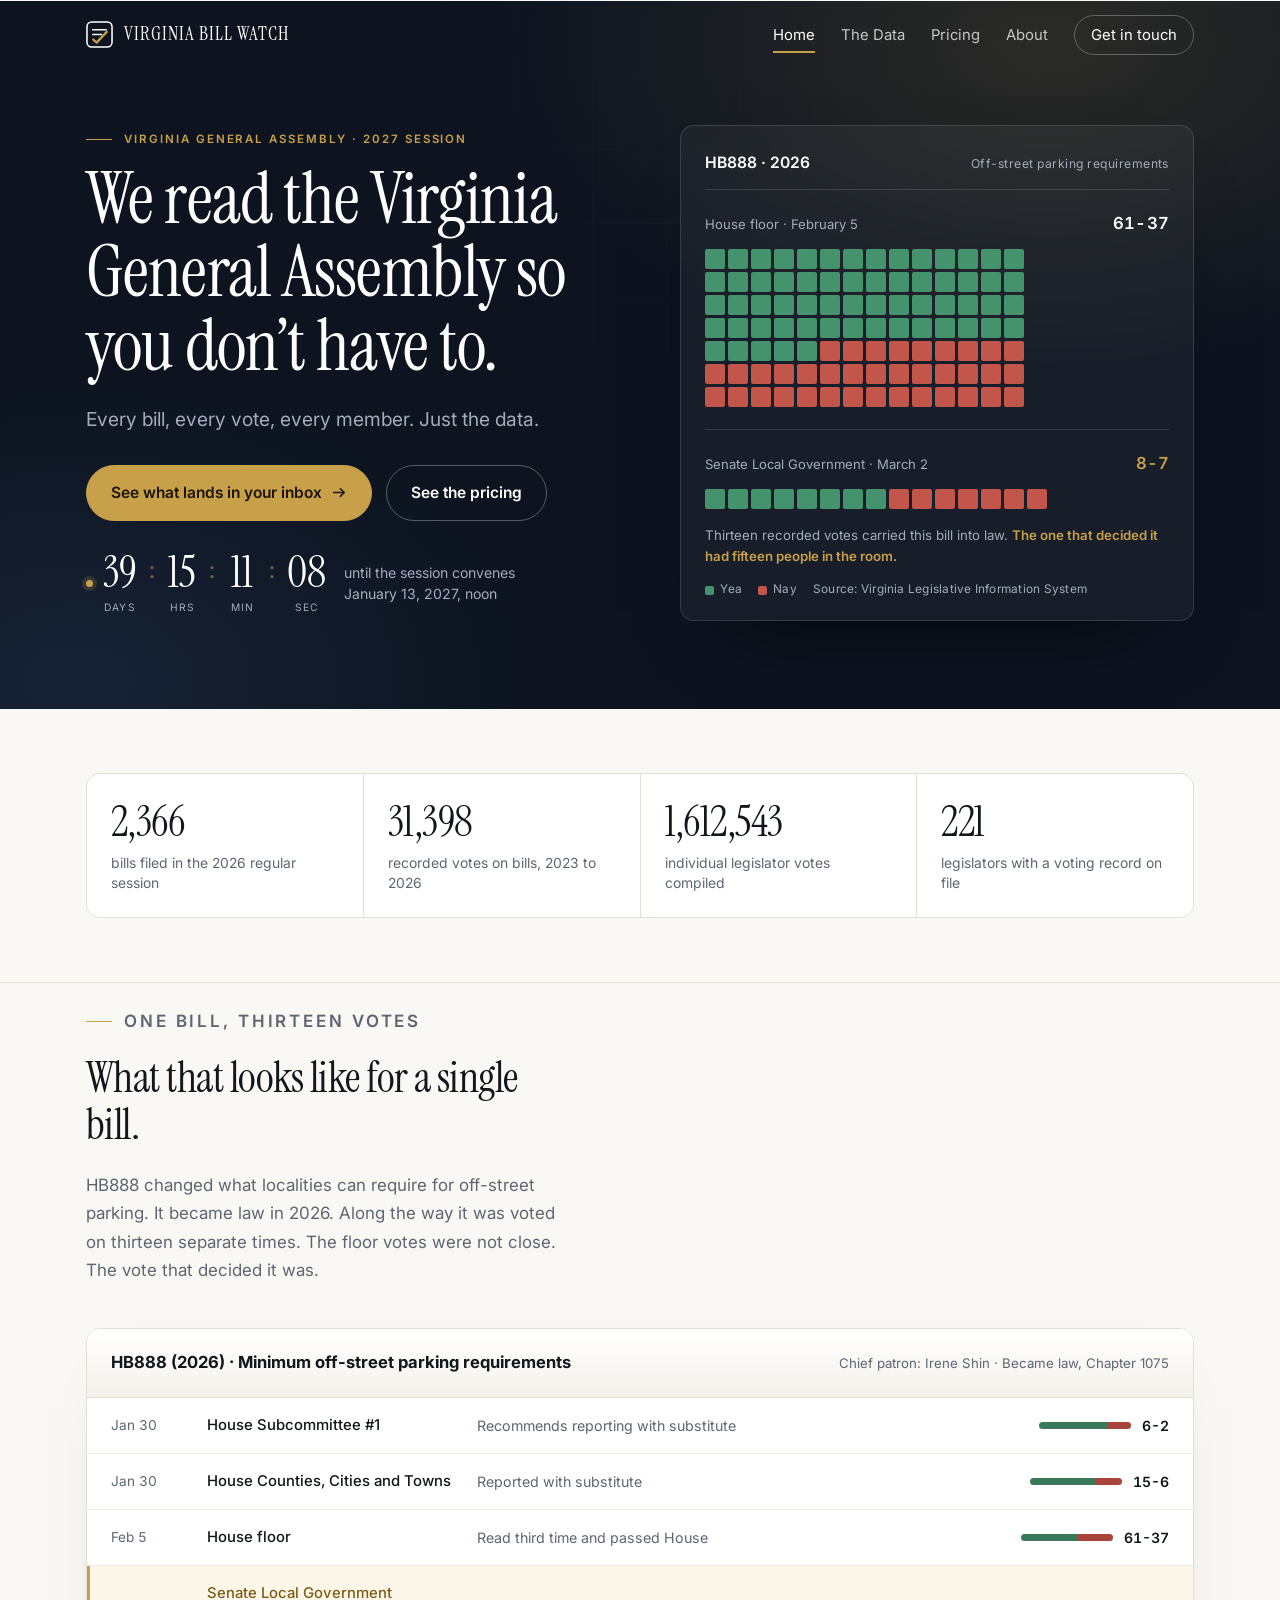
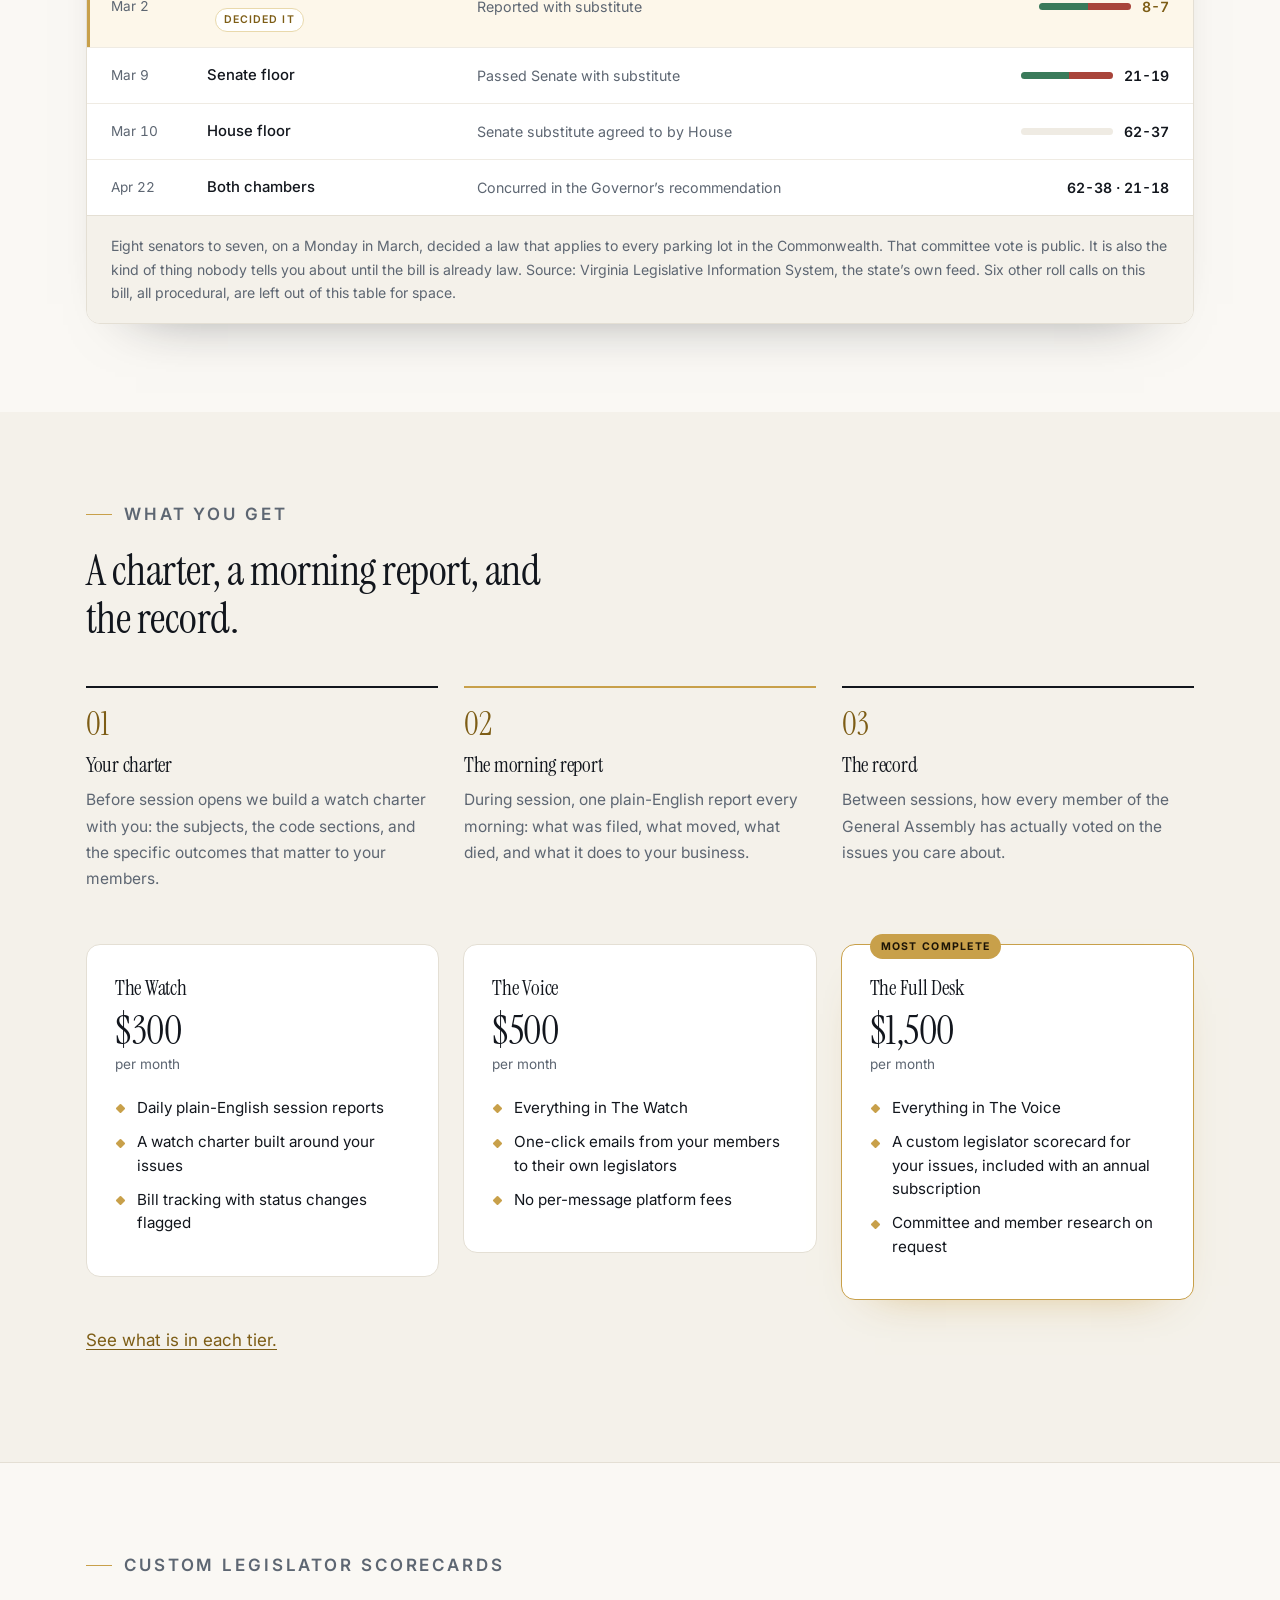
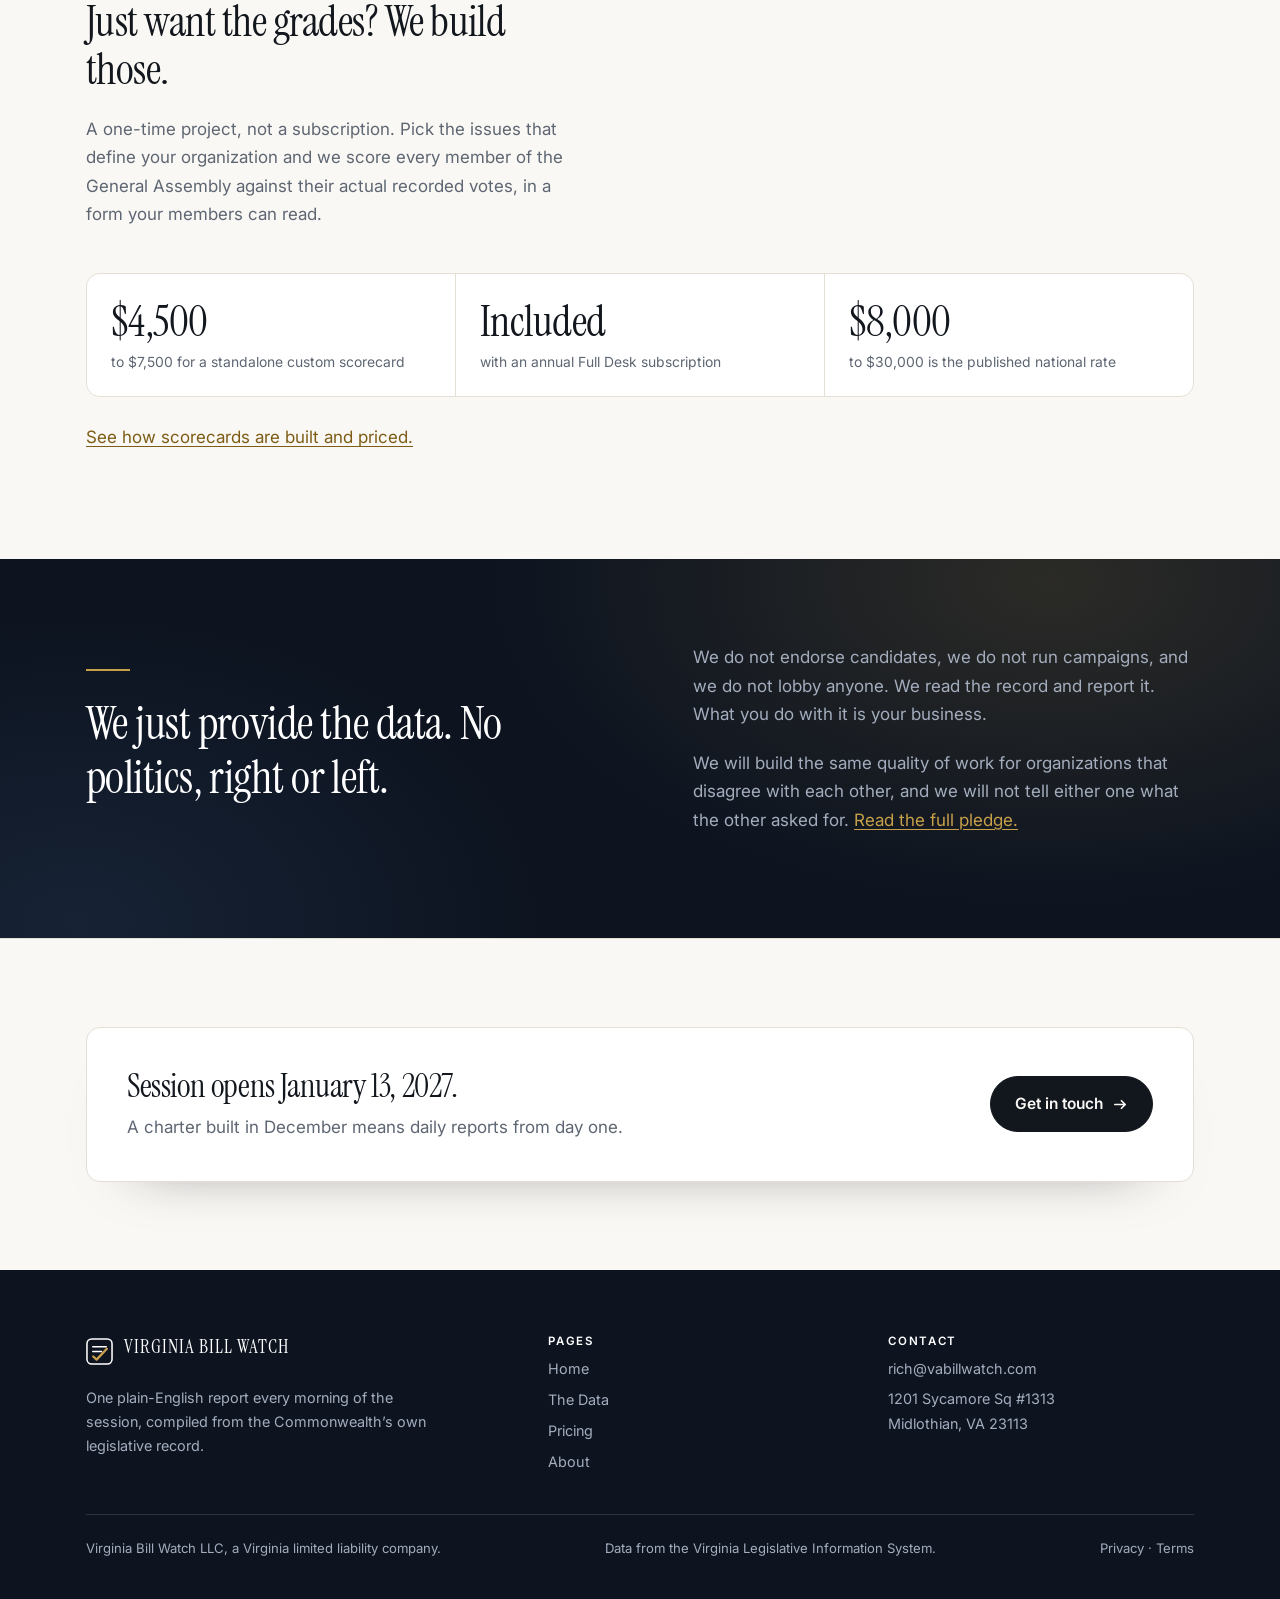
<file: index.html>
<!DOCTYPE html>
<html lang="en">
<head>
<meta charset="utf-8">
<meta name="viewport" content="width=device-width, initial-scale=1">
<title>Virginia Bill Watch</title>
<meta name="description" content="A plain-English report every morning of the session. Every bill, every vote, every member, compiled from the state's own legislative feed.">
<link rel="icon" href="data:image/svg+xml,%3Csvg xmlns='http://www.w3.org/2000/svg' viewBox='0 0 28 28'%3E%3Crect width='28' height='28' rx='6' fill='%230d1420'/%3E%3Cpath d='M7.5 14.6 L11.5 18.6 L21 8.6' fill='none' stroke='%23c8a04a' stroke-width='2.8' stroke-linecap='round' stroke-linejoin='round'/%3E%3C/svg%3E">
<link rel="preconnect" href="https://fonts.googleapis.com">
<link rel="preconnect" href="https://fonts.gstatic.com" crossorigin>
<link href="https://fonts.googleapis.com/css2?family=Instrument+Serif:ital@0;1&family=Inter:wght@400;500;600;700&display=swap" rel="stylesheet">
<link rel="stylesheet" href="style.css?v=2">
</head>
<body>

<header class="site-head">
  <div class="wrap">
    <a class="brand" href="index.html">
      <svg width="27" height="27" viewBox="0 0 28 28" aria-hidden="true">
        <rect x="1" y="1" width="26" height="26" rx="5" fill="none" stroke="currentColor" stroke-width="1.6"/>
        <line x1="7" y1="9" x2="21" y2="9" stroke="currentColor" stroke-width="1.6" stroke-linecap="round"/>
        <line x1="7" y1="14" x2="16" y2="14" stroke="currentColor" stroke-width="1.6" stroke-linecap="round"/>
        <path d="M7.5 19.2 L11 22.4 L21.6 11.2" fill="none" stroke="#c8a04a" stroke-width="2.4" stroke-linecap="round" stroke-linejoin="round"/>
      </svg>
      <p class="wordmark">Virginia Bill Watch</p>
    </a>
    <nav class="site-nav" aria-label="Main">
      <a href="index.html" aria-current="page">Home</a>
      <a href="data.html">The Data</a>
      <a href="pricing.html">Pricing</a>
      <a href="about.html" class="nav-hide">About</a>
      <a href="mailto:rich@vabillwatch.com" class="nav-cta">Get in touch</a>
    </nav>
  </div>
</header>

<section class="hero">
  <div class="wrap">
    <div class="hero-grid">

      <div>
        <p class="eyebrow" data-reveal style="--d:0">Virginia General Assembly &middot; 2027 session</p>
        <h1 data-reveal style="--d:1">We read the Virginia General Assembly so you don&rsquo;t have to.</h1>
        <p class="lede" data-reveal style="--d:2">Every bill, every vote, every member. Just the data.</p>

        <div class="hero-actions" data-reveal style="--d:3">
          <a class="button" href="data.html">See what lands in your inbox
            <svg width="15" height="15" viewBox="0 0 16 16" aria-hidden="true"><path d="M2 8h11M9 4l4 4-4 4" fill="none" stroke="currentColor" stroke-width="1.8" stroke-linecap="round" stroke-linejoin="round"/></svg>
          </a>
          <a class="button button--ghost" href="pricing.html">See the pricing</a>
        </div>

        <div class="countdown countdown--big" data-reveal style="--d:4">
          <span class="dot" aria-hidden="true"></span>
          <span class="countdown-days" data-gavel="2027-01-13T12:00:00-05:00" role="timer">
            <span class="tick-cell"><b data-t="d">&nbsp;</b><i>days</i></span>
            <span class="tick-sep" aria-hidden="true">:</span>
            <span class="tick-cell"><b data-t="h">&nbsp;</b><i>hrs</i></span>
            <span class="tick-sep" aria-hidden="true">:</span>
            <span class="tick-cell"><b data-t="m">&nbsp;</b><i>min</i></span>
            <span class="tick-sep" aria-hidden="true">:</span>
            <span class="tick-cell"><b data-t="s">&nbsp;</b><i>sec</i></span>
            <span class="tick-caption">until the session convenes<br>January 13, 2027, noon</span>
          </span>
        </div>
      </div>

      <div class="votecard" data-reveal style="--d:3">
        <div class="votecard-head">
          <strong>HB888 &middot; 2026</strong>
          <span>Off-street parking requirements</span>
        </div>

        <div class="vote-block">
          <div class="vb-top">
            <span class="vb-where">House floor &middot; February 5</span>
            <span class="vb-tally">61-37</span>
          </div>
          <div class="wall wall--big" data-yea="61" data-nay="37" role="img"
               aria-label="House floor vote: 61 yea, 37 nay"></div>
        </div>

        <div class="vote-block is-decisive">
          <div class="vb-top">
            <span class="vb-where">Senate Local Government &middot; March 2</span>
            <span class="vb-tally">8-7</span>
          </div>
          <div class="wall wall--small" data-yea="8" data-nay="7" role="img"
               aria-label="Senate Local Government committee vote: 8 yea, 7 nay"></div>
        </div>

        <p class="vote-note">Thirteen recorded votes carried this bill into law.
          <b>The one that decided it had fifteen people in the room.</b></p>

        <div class="vote-key">
          <span><i style="background:#45936d" aria-hidden="true"></i>Yea</span>
          <span><i style="background:#c2564a" aria-hidden="true"></i>Nay</span>
          <span>Source: Virginia Legislative Information System</span>
        </div>
      </div>

    </div>
  </div>
</section>

<section class="band band--paper band--tight">
  <div class="wrap">
    <div class="stats" data-reveal>
      <div class="stat"><b data-count="2366">2,366</b><span>bills filed in the 2026 regular session</span></div>
      <div class="stat"><b data-count="31398">31,398</b><span>recorded votes on bills, 2023 to 2026</span></div>
      <div class="stat"><b data-count="1612543">1,612,543</b><span>individual legislator votes compiled</span></div>
      <div class="stat"><b data-count="221">221</b><span>legislators with a voting record on file</span></div>
    </div>
  </div>
</section>

<section class="band band--paper" style="padding-top:24px">
  <div class="wrap">

    <div class="section-head" data-reveal>
      <p class="eyebrow">One bill, thirteen votes</p>
      <h2>What that looks like for a single bill.</h2>
      <p>HB888 changed what localities can require for off-street parking. It became
      law in 2026. Along the way it was voted on thirteen separate times. The floor
      votes were not close. The vote that decided it was.</p>
    </div>

    <div class="ledger" data-reveal>
      <div class="ledger-head">
        <strong>HB888 (2026) &middot; Minimum off-street parking requirements</strong>
        <span>Chief patron: Irene Shin &middot; Became law, Chapter 1075</span>
      </div>

      <div class="lrow">
        <span class="l-date">Jan 30</span>
        <span class="l-where">House Subcommittee #1</span>
        <span class="l-what">Recommends reporting with substitute</span>
        <span class="l-vote"><span class="bar"><i class="y" style="--w:75%"></i><i class="n" style="--w:25%"></i></span><span class="l-num">6-2</span></span>
      </div>

      <div class="lrow">
        <span class="l-date">Jan 30</span>
        <span class="l-where">House Counties, Cities and Towns</span>
        <span class="l-what">Reported with substitute</span>
        <span class="l-vote"><span class="bar"><i class="y" style="--w:71.4%"></i><i class="n" style="--w:28.6%"></i></span><span class="l-num">15-6</span></span>
      </div>

      <div class="lrow">
        <span class="l-date">Feb 5</span>
        <span class="l-where">House floor</span>
        <span class="l-what">Read third time and passed House</span>
        <span class="l-vote"><span class="bar"><i class="y" style="--w:62.2%"></i><i class="n" style="--w:37.8%"></i></span><span class="l-num">61-37</span></span>
      </div>

      <div class="lrow is-decisive">
        <span class="l-date">Mar 2</span>
        <span class="l-where">Senate Local Government <span class="l-flag">Decided it</span></span>
        <span class="l-what">Reported with substitute</span>
        <span class="l-vote"><span class="bar"><i class="y" style="--w:53.3%"></i><i class="n" style="--w:46.7%"></i></span><span class="l-num">8-7</span></span>
      </div>

      <div class="lrow">
        <span class="l-date">Mar 9</span>
        <span class="l-where">Senate floor</span>
        <span class="l-what">Passed Senate with substitute</span>
        <span class="l-vote"><span class="bar"><i class="y" style="--w:52.5%"></i><i class="n" style="--w:47.5%"></i></span><span class="l-num">21-19</span></span>
      </div>

      <div class="lrow">
        <span class="l-date">Mar 10</span>
        <span class="l-where">House floor</span>
        <span class="l-what">Senate substitute agreed to by House</span>
        <span class="l-vote"><span class="bar"><i class="y" style="--w:62.6%"></i><i class="n" style="--w:37.4%"></i></span><span class="l-num">62-37</span></span>
      </div>

      <div class="lrow">
        <span class="l-date">Apr 22</span>
        <span class="l-where">Both chambers</span>
        <span class="l-what">Concurred in the Governor&rsquo;s recommendation</span>
        <span class="l-vote"><span class="l-num">62-38 &middot; 21-18</span></span>
      </div>

      <p class="ledger-note">Eight senators to seven, on a Monday in March, decided a
      law that applies to every parking lot in the Commonwealth. That committee vote
      is public. It is also the kind of thing nobody tells you about until the bill is
      already law. Source: Virginia Legislative Information System, the state&rsquo;s own
      feed. Six other roll calls on this bill, all procedural, are left out of this
      table for space.</p>
    </div>

  </div>
</section>

<section class="band band--panel">
  <div class="wrap">

    <div class="section-head" data-reveal>
      <p class="eyebrow">What you get</p>
      <h2>A charter, a morning report, and the record.</h2>
    </div>

    <div class="steps">
      <div class="step" data-reveal style="--d:0">
        <span class="step-n">01</span>
        <h3>Your charter</h3>
        <p>Before session opens we build a watch charter with you: the subjects, the
        code sections, and the specific outcomes that matter to your members.</p>
      </div>
      <div class="step" data-reveal style="--d:1">
        <span class="step-n">02</span>
        <h3>The morning report</h3>
        <p>During session, one plain-English report every morning: what was filed,
        what moved, what died, and what it does to your business.</p>
      </div>
      <div class="step" data-reveal style="--d:2">
        <span class="step-n">03</span>
        <h3>The record</h3>
        <p>Between sessions, how every member of the General Assembly has actually
        voted on the issues you care about.</p>
      </div>
    </div>

    <div class="tiers" style="margin-top:52px">
      <div class="tier" data-reveal style="--d:0">
        <h3>The Watch</h3>
        <span class="price">$300</span>
        <span class="per">per month</span>
        <ul>
          <li>Daily plain-English session reports</li>
          <li>A watch charter built around your issues</li>
          <li>Bill tracking with status changes flagged</li>
        </ul>
      </div>
      <div class="tier" data-reveal style="--d:1">
        <h3>The Voice</h3>
        <span class="price">$500</span>
        <span class="per">per month</span>
        <ul>
          <li>Everything in The Watch</li>
          <li>One-click emails from your members to their own legislators</li>
          <li>No per-message platform fees</li>
        </ul>
      </div>
      <div class="tier feature" data-reveal style="--d:2">
        <h3>The Full Desk</h3>
        <span class="price">$1,500</span>
        <span class="per">per month</span>
        <ul>
          <li>Everything in The Voice</li>
          <li>A custom legislator scorecard for your issues, included with an annual subscription</li>
          <li>Committee and member research on request</li>
        </ul>
      </div>
    </div>

    <p style="margin-top:26px" data-reveal><a href="pricing.html">See what is in each tier.</a></p>

  </div>
</section>

<section class="band band--paper">
  <div class="wrap">
    <div class="section-head" data-reveal>
      <p class="eyebrow">Custom legislator scorecards</p>
      <h2>Just want the grades? We build those.</h2>
      <p>A one-time project, not a subscription. Pick the issues that define your
      organization and we score every member of the General Assembly against their
      actual recorded votes, in a form your members can read.</p>
    </div>

    <div class="stats" data-reveal>
      <div class="stat"><b>$4,500</b><span>to $7,500 for a standalone custom scorecard</span></div>
      <div class="stat"><b>Included</b><span>with an annual Full Desk subscription</span></div>
      <div class="stat"><b>$8,000</b><span>to $30,000 is the published national rate</span></div>
    </div>

    <p style="margin-top:26px" data-reveal><a href="pricing.html">See how scorecards are built and priced.</a></p>
  </div>
</section>

<section class="band band--dark">
  <div class="wrap">
    <div class="pledge-grid">
      <div data-reveal>
        <div class="pledge-rule"></div>
        <p class="pledge-quote">We just provide the data. No politics, right or left.</p>
      </div>
      <div data-reveal style="--d:1">
        <p class="pledge-body">We do not endorse candidates, we do not run campaigns,
        and we do not lobby anyone. We read the record and report it. What you do with
        it is your business.</p>
        <p class="pledge-body">We will build the same quality of work for organizations
        that disagree with each other, and we will not tell either one what the other
        asked for. <a href="about.html">Read the full pledge.</a></p>
      </div>
    </div>
  </div>
</section>

<section class="band band--paper">
  <div class="wrap">
    <div class="cta-band" data-reveal>
      <div>
        <h2>Session opens January 13, 2027.</h2>
        <p>A charter built in December means daily reports from day one.</p>
      </div>
      <div><a class="button button--ink" href="mailto:rich@vabillwatch.com">Get in touch
        <svg width="15" height="15" viewBox="0 0 16 16" aria-hidden="true"><path d="M2 8h11M9 4l4 4-4 4" fill="none" stroke="currentColor" stroke-width="1.8" stroke-linecap="round" stroke-linejoin="round"/></svg>
      </a></div>
    </div>
  </div>
</section>

<footer class="site-foot">
  <div class="wrap">
    <div class="foot-grid">
      <div>
        <a class="brand" href="index.html">
          <svg width="27" height="27" viewBox="0 0 28 28" aria-hidden="true">
            <rect x="1" y="1" width="26" height="26" rx="5" fill="none" stroke="currentColor" stroke-width="1.6"/>
            <line x1="7" y1="9" x2="21" y2="9" stroke="currentColor" stroke-width="1.6" stroke-linecap="round"/>
            <line x1="7" y1="14" x2="16" y2="14" stroke="currentColor" stroke-width="1.6" stroke-linecap="round"/>
            <path d="M7.5 19.2 L11 22.4 L21.6 11.2" fill="none" stroke="#c8a04a" stroke-width="2.4" stroke-linecap="round" stroke-linejoin="round"/>
          </svg>
          <p class="wordmark">Virginia Bill Watch</p>
        </a>
        <p>One plain-English report every morning of the session, compiled from
        the Commonwealth&rsquo;s own legislative record.</p>
      </div>
      <div>
        <p class="foot-title">Pages</p>
        <div class="foot-nav">
          <a href="index.html">Home</a>
          <a href="data.html">The Data</a>
          <a href="pricing.html">Pricing</a>
          <a href="about.html">About</a>
        </div>
      </div>
      <div>
        <p class="foot-title">Contact</p>
        <p><a href="mailto:rich@vabillwatch.com">rich@vabillwatch.com</a></p>
        <p>1201 Sycamore Sq #1313<br>Midlothian, VA 23113</p>
      </div>
    </div>
    <div class="foot-legal">
      <span>Virginia Bill Watch LLC, a Virginia limited liability company.</span>
      <span>Data from the Virginia Legislative Information System.</span>
      <span><a href="privacy.html">Privacy</a> &middot; <a href="terms.html">Terms</a></span>
    </div>
  </div>
</footer>

<script src="app.js" defer></script>
</body>
</html>
</file>
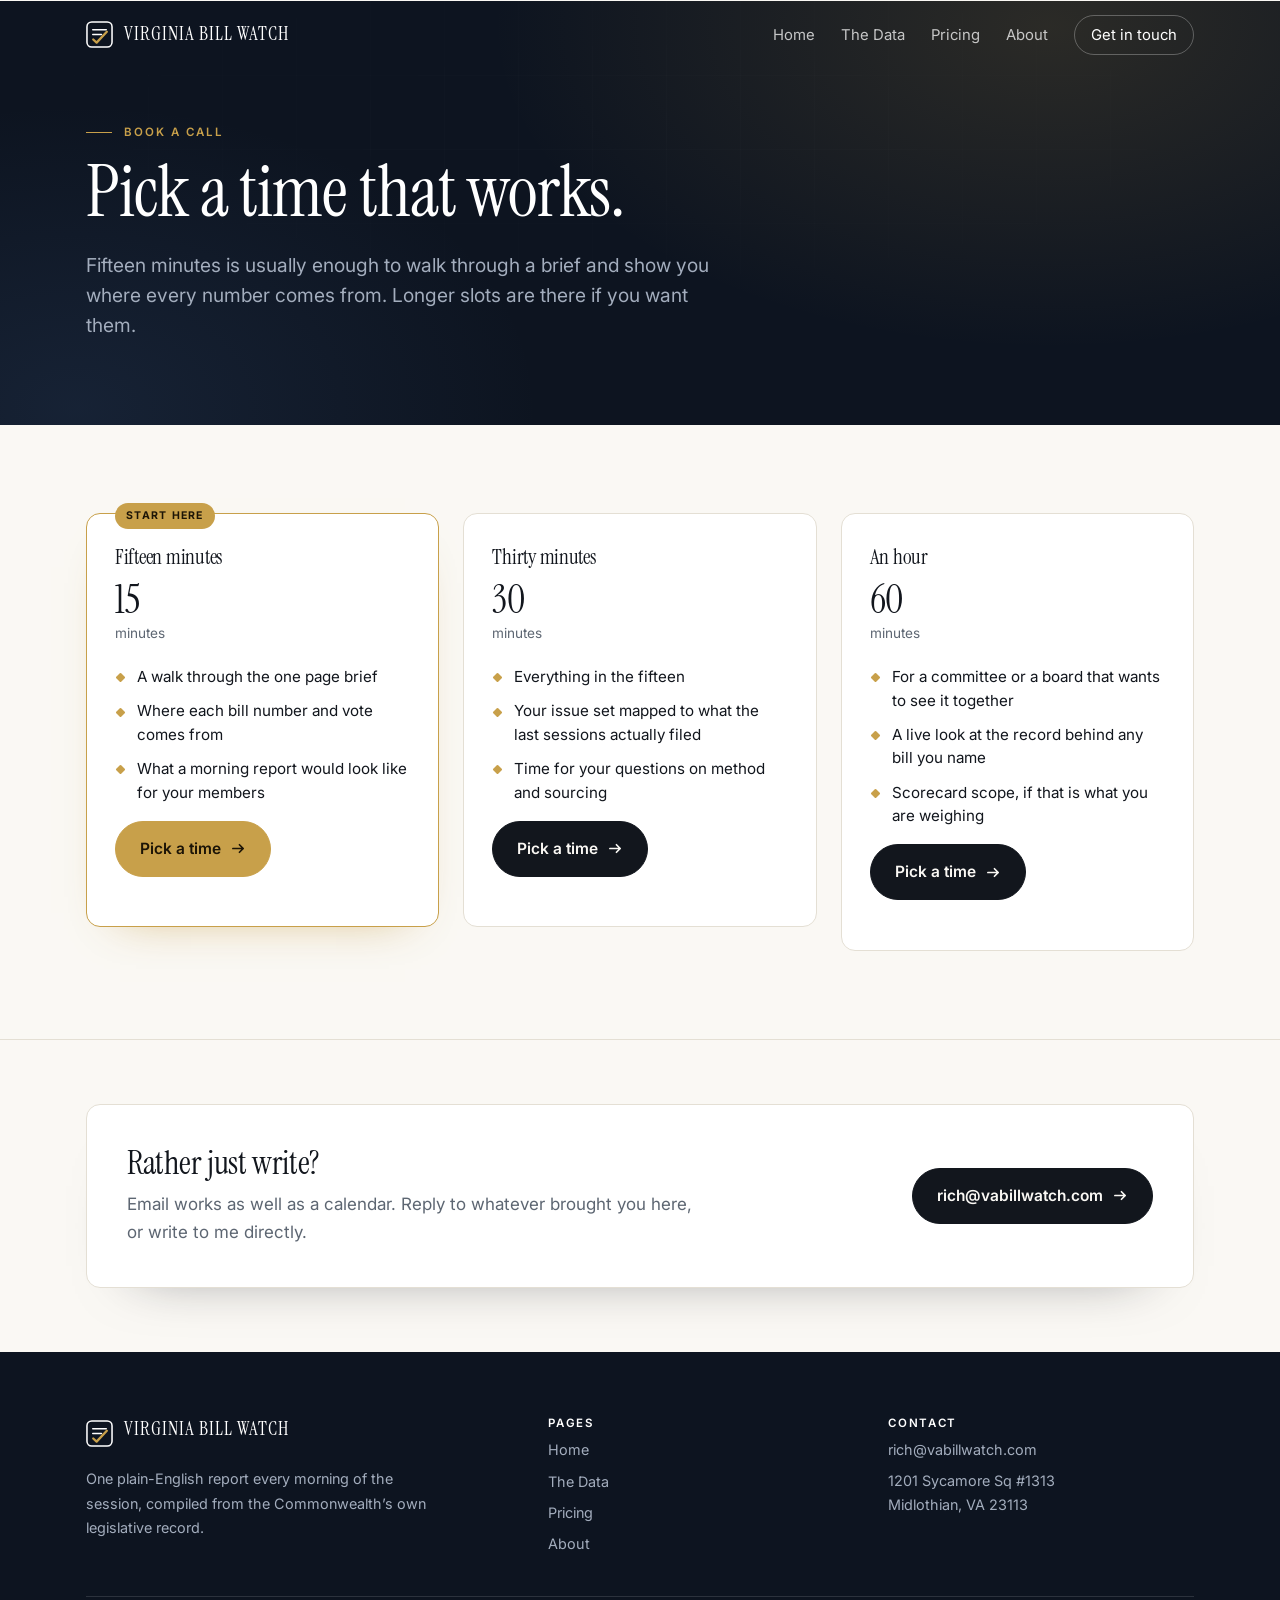
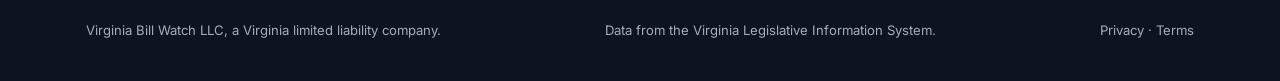
<file: meet/index.html>
<!DOCTYPE html>
<html lang="en">
<head>
<meta charset="utf-8">
<meta name="viewport" content="width=device-width, initial-scale=1">
<title>Book a Call | Virginia Bill Watch</title>
<meta name="description" content="Pick a time to talk with Rich Lennon about legislative tracking for your members.">
<meta name="robots" content="noindex">
<link rel="icon" href="data:image/svg+xml,%3Csvg xmlns='http://www.w3.org/2000/svg' viewBox='0 0 28 28'%3E%3Crect width='28' height='28' rx='6' fill='%230d1420'/%3E%3Cpath d='M7.5 14.6 L11.5 18.6 L21 8.6' fill='none' stroke='%23c8a04a' stroke-width='2.8' stroke-linecap='round' stroke-linejoin='round'/%3E%3C/svg%3E">
<link rel="preconnect" href="https://fonts.googleapis.com">
<link rel="preconnect" href="https://fonts.gstatic.com" crossorigin>
<link href="https://fonts.googleapis.com/css2?family=Instrument+Serif:ital@0;1&family=Inter:wght@400;500;600;700&display=swap" rel="stylesheet">
<link rel="stylesheet" href="/style.css?v=2">
<style>
  /* This page reuses the pricing card, but the badge there reads "Most complete",
     which means nothing on a booking page. */
  .tier.feature::before { content: "Start here"; }
  .tier .button { margin-top: 6px; }
</style>
</head>
<body>

<header class="site-head">
  <div class="wrap">
    <a class="brand" href="/index.html">
      <svg width="27" height="27" viewBox="0 0 28 28" aria-hidden="true">
        <rect x="1" y="1" width="26" height="26" rx="5" fill="none" stroke="currentColor" stroke-width="1.6"/>
        <line x1="7" y1="9" x2="21" y2="9" stroke="currentColor" stroke-width="1.6" stroke-linecap="round"/>
        <line x1="7" y1="14" x2="16" y2="14" stroke="currentColor" stroke-width="1.6" stroke-linecap="round"/>
        <path d="M7.5 19.2 L11 22.4 L21.6 11.2" fill="none" stroke="#c8a04a" stroke-width="2.4" stroke-linecap="round" stroke-linejoin="round"/>
      </svg>
      <p class="wordmark">Virginia Bill Watch</p>
    </a>
    <nav class="site-nav" aria-label="Main">
      <a href="/index.html">Home</a>
      <a href="/data.html">The Data</a>
      <a href="/pricing.html">Pricing</a>
      <a href="/about.html" class="nav-hide">About</a>
      <a href="mailto:rich@vabillwatch.com" class="nav-cta">Get in touch</a>
    </nav>
  </div>
</header>

<section class="pagehead">
  <div class="wrap">
    <p class="eyebrow" data-reveal style="--d:0">Book a call</p>
    <h1 data-reveal style="--d:1">Pick a time that works.</h1>
    <p class="lede" data-reveal style="--d:2">Fifteen minutes is usually enough to walk through a brief and show you where every number comes from. Longer slots are there if you want them.</p>
  </div>
</section>

<section class="band band--paper">
  <div class="wrap">
    <div class="tiers">

      <div class="tier feature" data-reveal style="--d:0">
        <h3>Fifteen minutes</h3>
        <span class="price">15</span>
        <span class="per">minutes</span>
        <ul>
          <li>A walk through the one page brief</li>
          <li>Where each bill number and vote comes from</li>
          <li>What a morning report would look like for your members</li>
        </ul>
        <p><a class="button" href="https://richs-mac-mini.tailf30f0b.ts.net/meet/book/15-minute-meeting">Pick a time
          <svg width="15" height="15" viewBox="0 0 16 16" aria-hidden="true"><path d="M2 8h11M9 4l4 4-4 4" fill="none" stroke="currentColor" stroke-width="1.8" stroke-linecap="round" stroke-linejoin="round"/></svg>
        </a></p>
      </div>

      <div class="tier" data-reveal style="--d:1">
        <h3>Thirty minutes</h3>
        <span class="price">30</span>
        <span class="per">minutes</span>
        <ul>
          <li>Everything in the fifteen</li>
          <li>Your issue set mapped to what the last sessions actually filed</li>
          <li>Time for your questions on method and sourcing</li>
        </ul>
        <p><a class="button button--ink" href="https://richs-mac-mini.tailf30f0b.ts.net/meet/book/30-minute-meeting">Pick a time
          <svg width="15" height="15" viewBox="0 0 16 16" aria-hidden="true"><path d="M2 8h11M9 4l4 4-4 4" fill="none" stroke="currentColor" stroke-width="1.8" stroke-linecap="round" stroke-linejoin="round"/></svg>
        </a></p>
      </div>

      <div class="tier" data-reveal style="--d:2">
        <h3>An hour</h3>
        <span class="price">60</span>
        <span class="per">minutes</span>
        <ul>
          <li>For a committee or a board that wants to see it together</li>
          <li>A live look at the record behind any bill you name</li>
          <li>Scorecard scope, if that is what you are weighing</li>
        </ul>
        <p><a class="button button--ink" href="https://richs-mac-mini.tailf30f0b.ts.net/meet/book/60-minute-meeting">Pick a time
          <svg width="15" height="15" viewBox="0 0 16 16" aria-hidden="true"><path d="M2 8h11M9 4l4 4-4 4" fill="none" stroke="currentColor" stroke-width="1.8" stroke-linecap="round" stroke-linejoin="round"/></svg>
        </a></p>
      </div>

    </div>
  </div>
</section>

<section class="band band--paper band--tight">
  <div class="wrap">
    <div class="cta-band" data-reveal>
      <div>
        <h2>Rather just write?</h2>
        <p>Email works as well as a calendar. Reply to whatever brought you here, or write to me directly.</p>
      </div>
      <div><a class="button button--ink" href="mailto:rich@vabillwatch.com">rich@vabillwatch.com
        <svg width="15" height="15" viewBox="0 0 16 16" aria-hidden="true"><path d="M2 8h11M9 4l4 4-4 4" fill="none" stroke="currentColor" stroke-width="1.8" stroke-linecap="round" stroke-linejoin="round"/></svg>
      </a></div>
    </div>
  </div>
</section>

<footer class="site-foot">
  <div class="wrap">
    <div class="foot-grid">
      <div>
        <a class="brand" href="/index.html">
      <svg width="27" height="27" viewBox="0 0 28 28" aria-hidden="true">
        <rect x="1" y="1" width="26" height="26" rx="5" fill="none" stroke="currentColor" stroke-width="1.6"/>
        <line x1="7" y1="9" x2="21" y2="9" stroke="currentColor" stroke-width="1.6" stroke-linecap="round"/>
        <line x1="7" y1="14" x2="16" y2="14" stroke="currentColor" stroke-width="1.6" stroke-linecap="round"/>
        <path d="M7.5 19.2 L11 22.4 L21.6 11.2" fill="none" stroke="#c8a04a" stroke-width="2.4" stroke-linecap="round" stroke-linejoin="round"/>
      </svg>
          <p class="wordmark">Virginia Bill Watch</p>
        </a>
        <p>One plain-English report every morning of the session, compiled from
        the Commonwealth&rsquo;s own legislative record.</p>
      </div>
      <div>
        <p class="foot-title">Pages</p>
        <div class="foot-nav">
          <a href="/index.html">Home</a>
          <a href="/data.html">The Data</a>
          <a href="/pricing.html">Pricing</a>
          <a href="/about.html">About</a>
        </div>
      </div>
      <div>
        <p class="foot-title">Contact</p>
        <p><a href="mailto:rich@vabillwatch.com">rich@vabillwatch.com</a></p>
        <p>1201 Sycamore Sq #1313<br>Midlothian, VA 23113</p>
      </div>
    </div>
    <div class="foot-legal">
      <span>Virginia Bill Watch LLC, a Virginia limited liability company.</span>
      <span>Data from the Virginia Legislative Information System.</span>
      <span><a href="/privacy.html">Privacy</a> &middot; <a href="/terms.html">Terms</a></span>
    </div>
  </div>
</footer>

<script src="/app.js" defer></script>
</body>
</html>
</file>
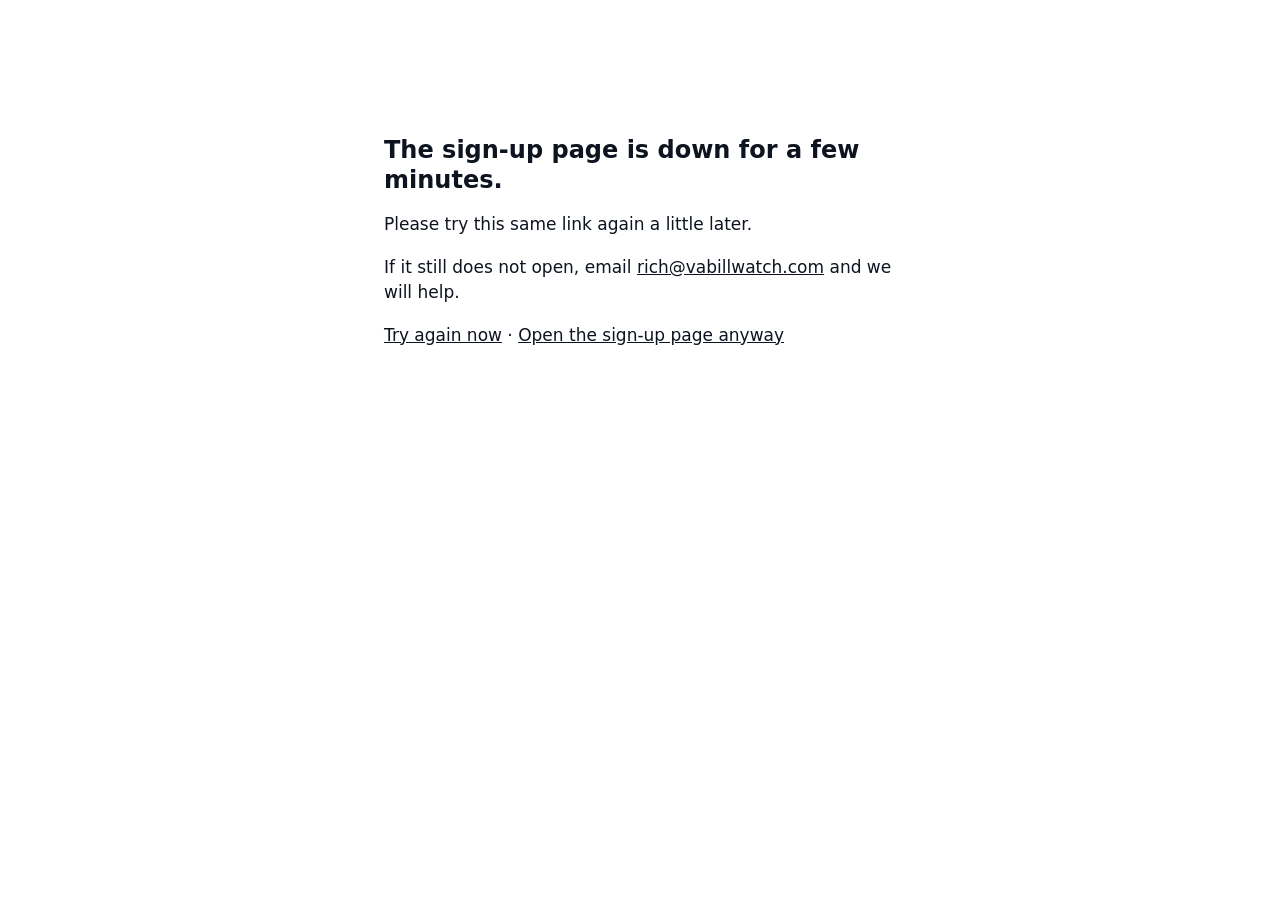
<file: voice/index.html>
<!DOCTYPE html>
<html lang="en">
<head>
<meta charset="utf-8">
<meta name="viewport" content="width=device-width, initial-scale=1">
<title>Sign up | Virginia Bill Watch</title>
<meta name="robots" content="noindex">
<style>body{font:17px/1.5 system-ui,sans-serif;max-width:32rem;margin:15vh auto;padding:0 16px;color:#0d1420}a{color:#0d1420}.hide{display:none}</style>
</head>
<body>
<div id="wait">
<p>Opening the sign-up page...</p>
<p id="go"></p>
</div>
<div id="down" class="hide">
<h1 style="font-size:24px;line-height:1.25">The sign-up page is down for a few minutes.</h1>
<p>Please try this same link again a little later.</p>
<p>If it still does not open, email <a href="mailto:rich@vabillwatch.com">rich@vabillwatch.com</a> and we will help.</p>
<p><a id="retry" href="">Try again now</a> &middot; <a id="anyway" href="">Open the sign-up page anyway</a></p>
</div>
<script>
  var BASE = "https://richs-mac-mini.tailf30f0b.ts.net/voice/";
  var u = BASE + location.search + location.hash;
  var a = document.createElement("a"); a.href = u; a.textContent = "tap here";
  document.getElementById("go").append("If nothing happens, ", a, ".");
  document.getElementById("retry").href = location.href;
  document.getElementById("anyway").href = u;
  function go(){ location.replace(u); }
  function down(){ document.getElementById("wait").className = "hide"; document.getElementById("down").className = ""; }
  if (!window.fetch) { go(); }
  else {
    var done = false;
    var t = setTimeout(function(){ if (!done) { done = true; down(); } }, 10000);
    fetch(BASE + "healthz", {cache: "no-store"}).then(function(r){ return r.ok ? r.text() : ""; })
      .then(function(x){ if (done) return; done = true; clearTimeout(t); if (x.trim() === "ok") go(); else down(); })
      .catch(function(){ if (done) return; done = true; clearTimeout(t); down(); });
  }
</script>
</body>
</html>
</file>
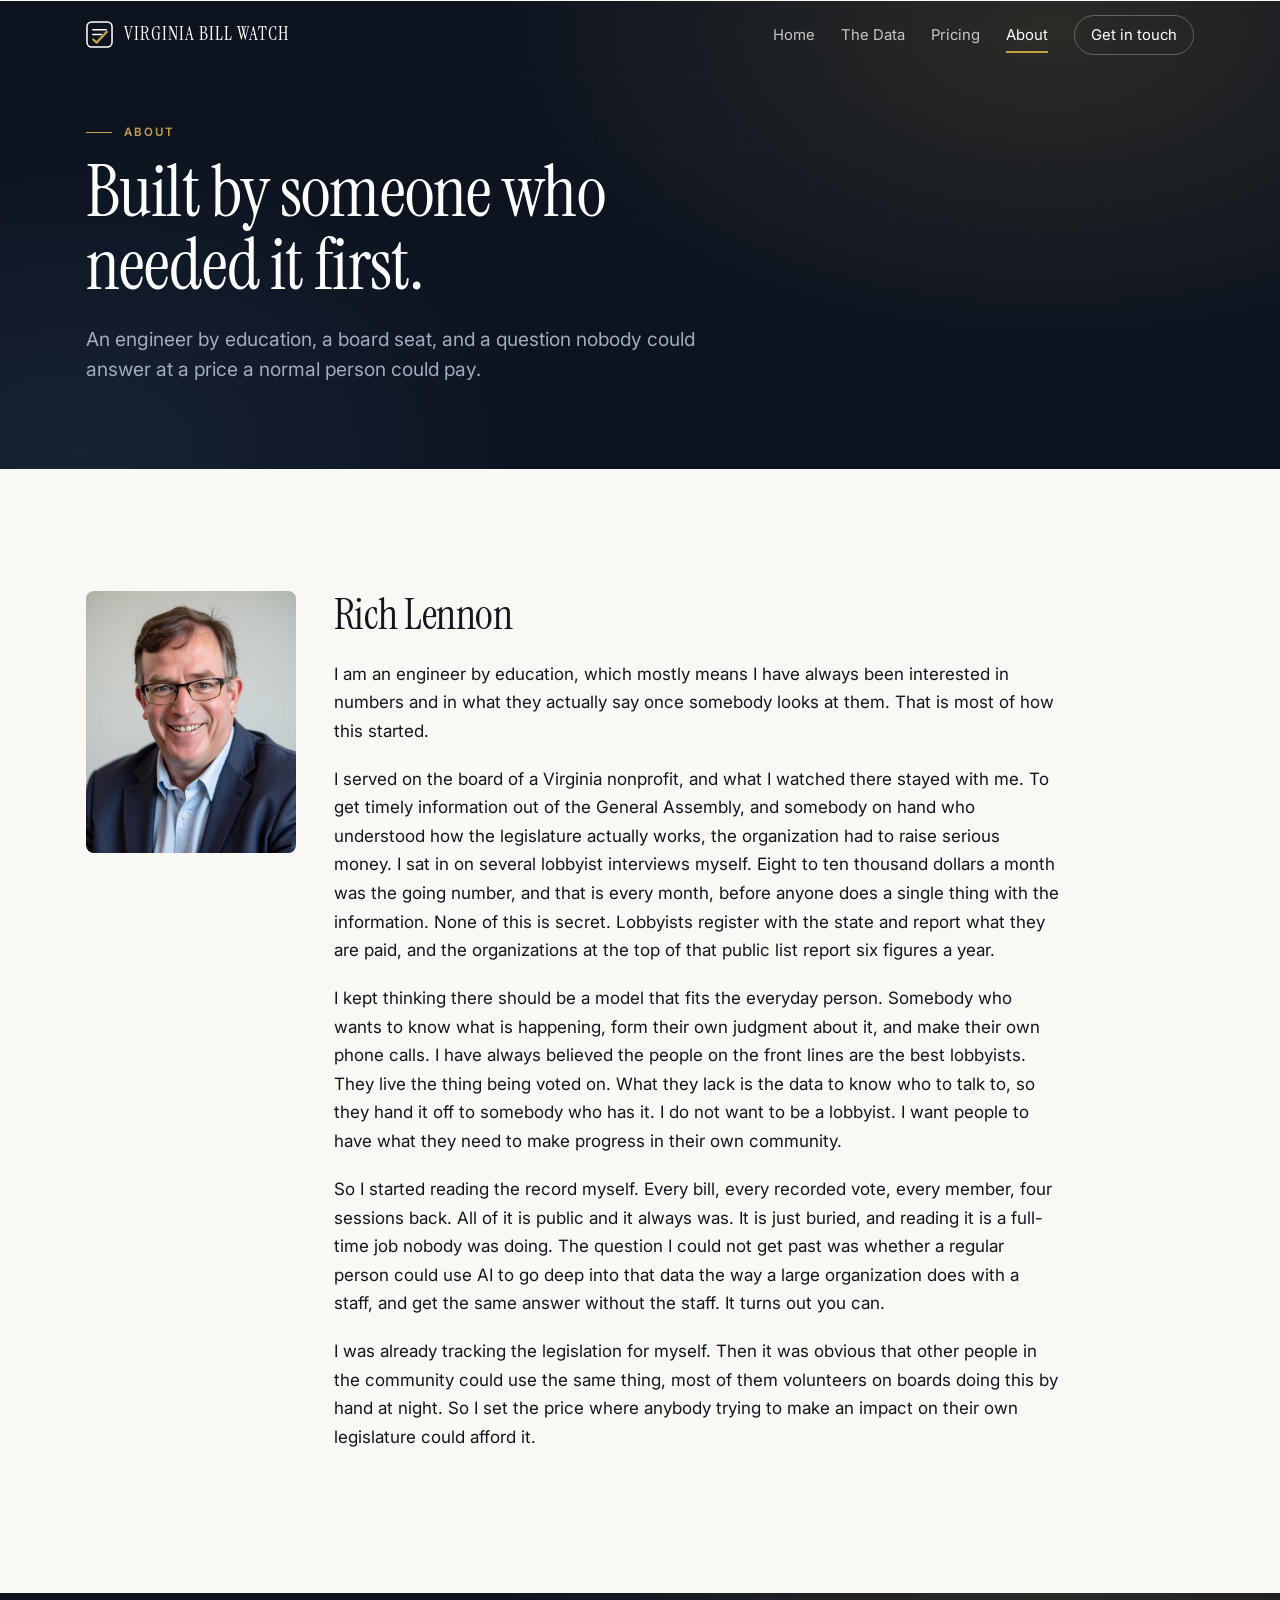
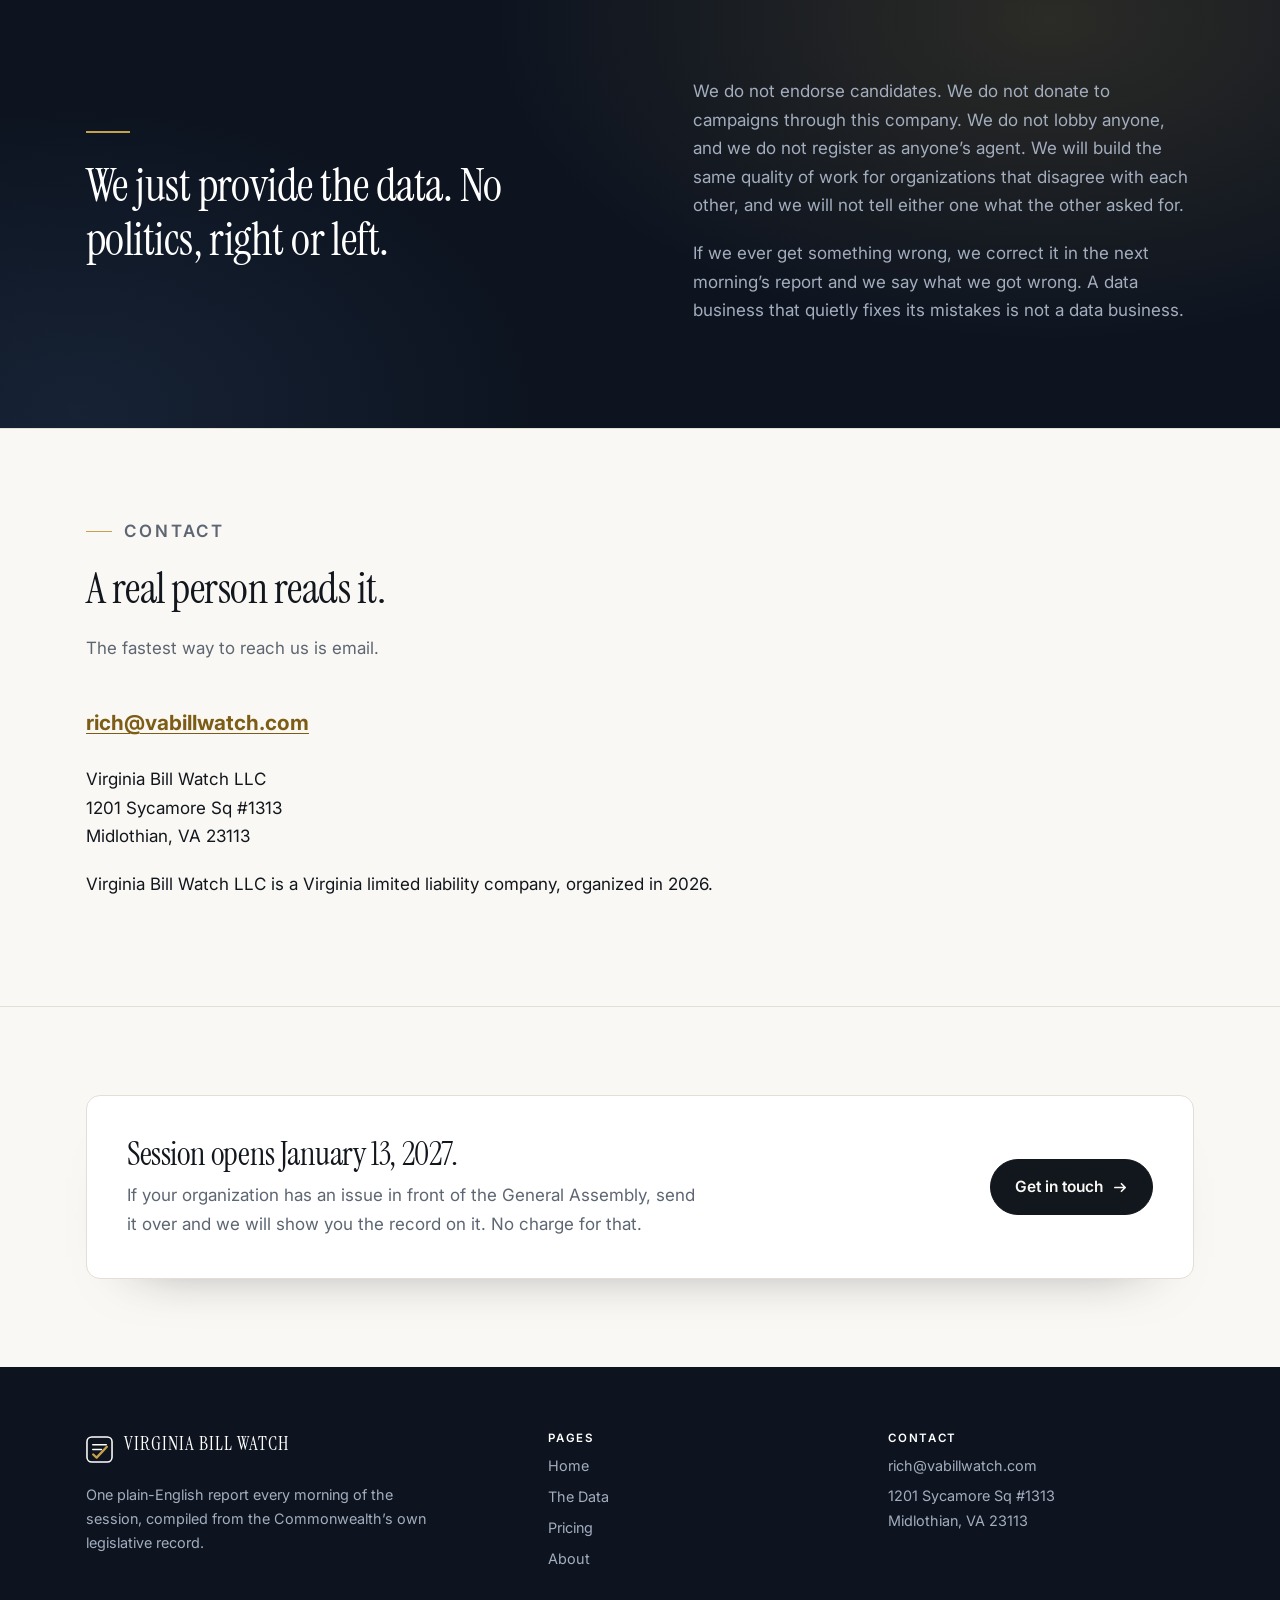
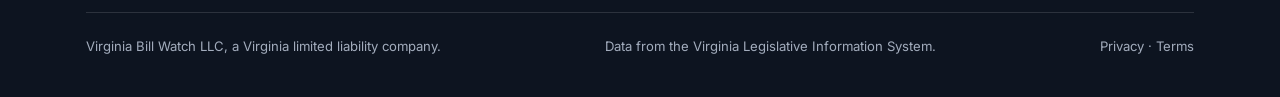
<file: about.html>
<!DOCTYPE html>
<html lang="en">
<head>
<meta charset="utf-8">
<meta name="viewport" content="width=device-width, initial-scale=1">
<title>About | Virginia Bill Watch</title>
<meta name="description" content="Who builds Virginia Bill Watch, why it exists, and how to reach us.">
<link rel="icon" href="data:image/svg+xml,%3Csvg xmlns='http://www.w3.org/2000/svg' viewBox='0 0 28 28'%3E%3Crect width='28' height='28' rx='6' fill='%230d1420'/%3E%3Cpath d='M7.5 14.6 L11.5 18.6 L21 8.6' fill='none' stroke='%23c8a04a' stroke-width='2.8' stroke-linecap='round' stroke-linejoin='round'/%3E%3C/svg%3E">
<link rel="preconnect" href="https://fonts.googleapis.com">
<link rel="preconnect" href="https://fonts.gstatic.com" crossorigin>
<link href="https://fonts.googleapis.com/css2?family=Instrument+Serif:ital@0;1&family=Inter:wght@400;500;600;700&display=swap" rel="stylesheet">
<link rel="stylesheet" href="style.css?v=2">
</head>
<body>

<header class="site-head">
  <div class="wrap">
    <a class="brand" href="index.html">
      <svg width="27" height="27" viewBox="0 0 28 28" aria-hidden="true">
        <rect x="1" y="1" width="26" height="26" rx="5" fill="none" stroke="currentColor" stroke-width="1.6"/>
        <line x1="7" y1="9" x2="21" y2="9" stroke="currentColor" stroke-width="1.6" stroke-linecap="round"/>
        <line x1="7" y1="14" x2="16" y2="14" stroke="currentColor" stroke-width="1.6" stroke-linecap="round"/>
        <path d="M7.5 19.2 L11 22.4 L21.6 11.2" fill="none" stroke="#c8a04a" stroke-width="2.4" stroke-linecap="round" stroke-linejoin="round"/>
      </svg>
      <p class="wordmark">Virginia Bill Watch</p>
    </a>
    <nav class="site-nav" aria-label="Main">
      <a href="index.html">Home</a>
      <a href="data.html">The Data</a>
      <a href="pricing.html">Pricing</a>
      <a href="about.html" class="nav-hide" aria-current="page">About</a>
      <a href="mailto:rich@vabillwatch.com" class="nav-cta">Get in touch</a>
    </nav>
  </div>
</header>

<section class="pagehead">
  <div class="wrap">
    <p class="eyebrow" data-reveal style="--d:0">About</p>
    <h1 data-reveal style="--d:1">Built by someone who needed it first.</h1>
    <p class="lede" data-reveal style="--d:2">An engineer by education, a board seat, and a question nobody could answer at a price a normal person could pay.</p>
  </div>
</section>

<section class="band band--paper">
  <div class="wrap">
    <div class="bio" id="bio" data-reveal>
      <div>
        <img src="rich-lennon.jpg" alt="Rich Lennon" width="640" height="800">
      </div>
      <div>
        <h2 style="margin-top:0">Rich Lennon</h2>
        <p>I am an engineer by education, which mostly means I have always been
        interested in numbers and in what they actually say once somebody looks at
        them. That is most of how this started.</p>

        <p>I served on the board of a Virginia nonprofit, and what I watched there
        stayed with me. To get timely information out of the General Assembly, and
        somebody on hand who understood how the legislature actually works, the
        organization had to raise serious money. I sat in on several lobbyist
        interviews myself. Eight to ten thousand dollars a month was the going
        number, and that is every month, before anyone does a single thing with the
        information. None of this is secret. Lobbyists register with the state and
        report what they are paid, and the organizations at the top of that public
        list report six figures a year.</p>

        <p>I kept thinking there should be a model that fits the everyday person.
        Somebody who wants to know what is happening, form their own judgment about
        it, and make their own phone calls. I have always believed the people on the
        front lines are the best lobbyists. They live the thing being voted on. What
        they lack is the data to know who to talk to, so they hand it off to somebody
        who has it. I do not want to be a lobbyist. I want people to have what they
        need to make progress in their own community.</p>

        <p>So I started reading the record myself. Every bill, every recorded vote,
        every member, four sessions back. All of it is public and it always was. It is
        just buried, and reading it is a full-time job nobody was doing. The question
        I could not get past was whether a regular person could use AI to go deep into
        that data the way a large organization does with a staff, and get the same
        answer without the staff. It turns out you can.</p>

        <p>I was already tracking the legislation for myself. Then it was obvious that
        other people in the community could use the same thing, most of them
        volunteers on boards doing this by hand at night. So I set the price where
        anybody trying to make an impact on their own legislature could afford it.</p>
      </div>
    </div>
  </div>
</section>

<section class="band band--dark">
  <div class="wrap">
    <div class="pledge-grid">
      <div data-reveal>
        <div class="pledge-rule"></div>
        <p class="pledge-quote" id="pledge">We just provide the data. No politics, right or left.</p>
      </div>
      <div data-reveal style="--d:1">
        <p class="pledge-body">We do not endorse candidates. We do not donate to
        campaigns through this company. We do not lobby anyone, and we do not register
        as anyone&rsquo;s agent. We will build the same quality of work for organizations
        that disagree with each other, and we will not tell either one what the other
        asked for.</p>
        <p class="pledge-body">If we ever get something wrong, we correct it in the
        next morning&rsquo;s report and we say what we got wrong. A data business that
        quietly fixes its mistakes is not a data business.</p>
      </div>
    </div>
  </div>
</section>

<section class="band band--paper">
  <div class="wrap">
    <div class="section-head" data-reveal>
      <p class="eyebrow" id="contact">Contact</p>
      <h2>A real person reads it.</h2>
      <p>The fastest way to reach us is email.</p>
    </div>

    <div class="prose narrow" data-reveal>
      <p style="font-size:1.3rem"><a href="mailto:rich@vabillwatch.com"><strong>rich@vabillwatch.com</strong></a></p>

      <p>Virginia Bill Watch LLC<br>
      1201 Sycamore Sq #1313<br>
      Midlothian, VA 23113</p>

      <p>Virginia Bill Watch LLC is a Virginia limited liability company, organized
      in 2026.</p>
    </div>
  </div>
</section>

<section class="band band--paper">
  <div class="wrap">
    <div class="cta-band" data-reveal>
      <div>
        <h2>Session opens January 13, 2027.</h2>
        <p>If your organization has an issue in front of the General Assembly, send it over and we will show you the record on it. No charge for that.</p>
      </div>
      <div><a class="button button--ink" href="mailto:rich@vabillwatch.com">Get in touch
        <svg width="15" height="15" viewBox="0 0 16 16" aria-hidden="true"><path d="M2 8h11M9 4l4 4-4 4" fill="none" stroke="currentColor" stroke-width="1.8" stroke-linecap="round" stroke-linejoin="round"/></svg>
      </a></div>
    </div>
  </div>
</section>

<footer class="site-foot">
  <div class="wrap">
    <div class="foot-grid">
      <div>
        <a class="brand" href="index.html">
      <svg width="27" height="27" viewBox="0 0 28 28" aria-hidden="true">
        <rect x="1" y="1" width="26" height="26" rx="5" fill="none" stroke="currentColor" stroke-width="1.6"/>
        <line x1="7" y1="9" x2="21" y2="9" stroke="currentColor" stroke-width="1.6" stroke-linecap="round"/>
        <line x1="7" y1="14" x2="16" y2="14" stroke="currentColor" stroke-width="1.6" stroke-linecap="round"/>
        <path d="M7.5 19.2 L11 22.4 L21.6 11.2" fill="none" stroke="#c8a04a" stroke-width="2.4" stroke-linecap="round" stroke-linejoin="round"/>
      </svg>
          <p class="wordmark">Virginia Bill Watch</p>
        </a>
        <p>One plain-English report every morning of the session, compiled from
        the Commonwealth&rsquo;s own legislative record.</p>
      </div>
      <div>
        <p class="foot-title">Pages</p>
        <div class="foot-nav">
          <a href="index.html">Home</a>
          <a href="data.html">The Data</a>
          <a href="pricing.html">Pricing</a>
          <a href="about.html">About</a>
        </div>
      </div>
      <div>
        <p class="foot-title">Contact</p>
        <p><a href="mailto:rich@vabillwatch.com">rich@vabillwatch.com</a></p>
        <p>1201 Sycamore Sq #1313<br>Midlothian, VA 23113</p>
      </div>
    </div>
    <div class="foot-legal">
      <span>Virginia Bill Watch LLC, a Virginia limited liability company.</span>
      <span>Data from the Virginia Legislative Information System.</span>
      <span><a href="privacy.html">Privacy</a> &middot; <a href="terms.html">Terms</a></span>
    </div>
  </div>
</footer>

<script src="app.js" defer></script>
</body>
</html>
</file>
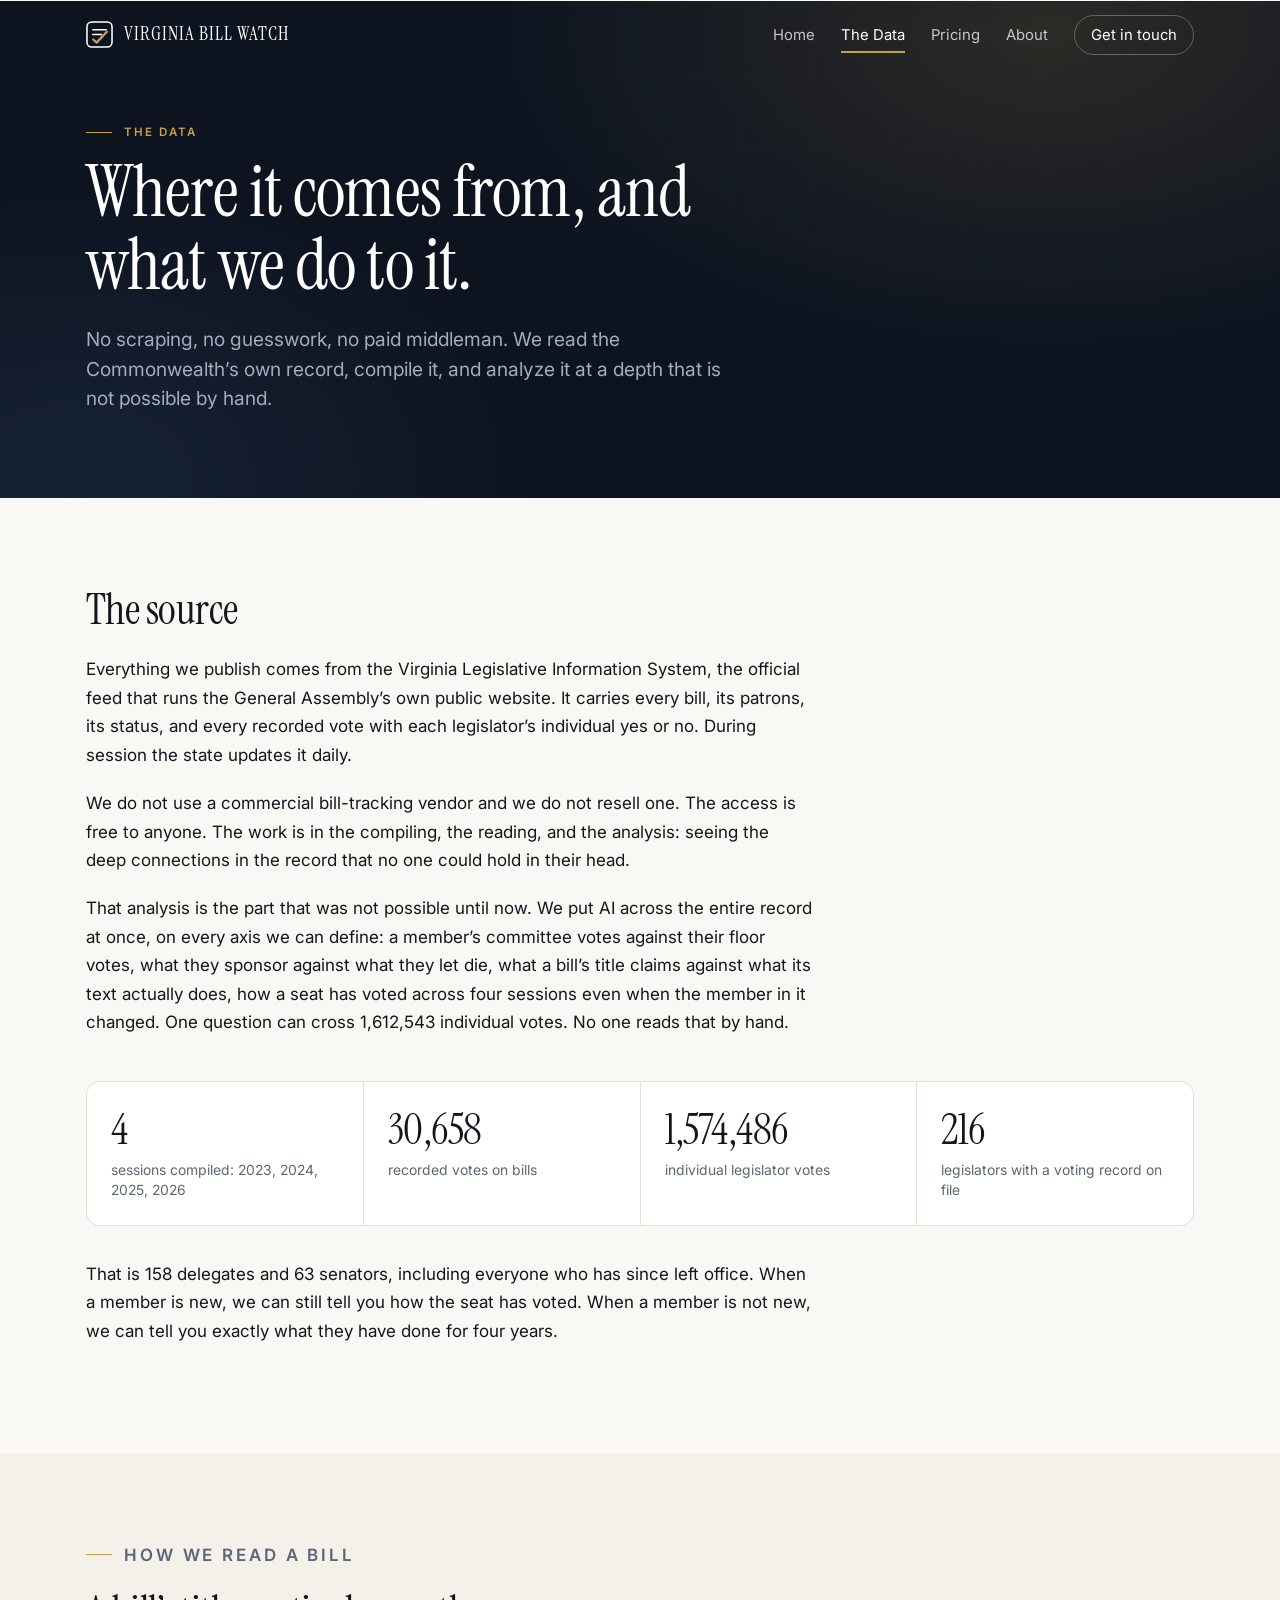
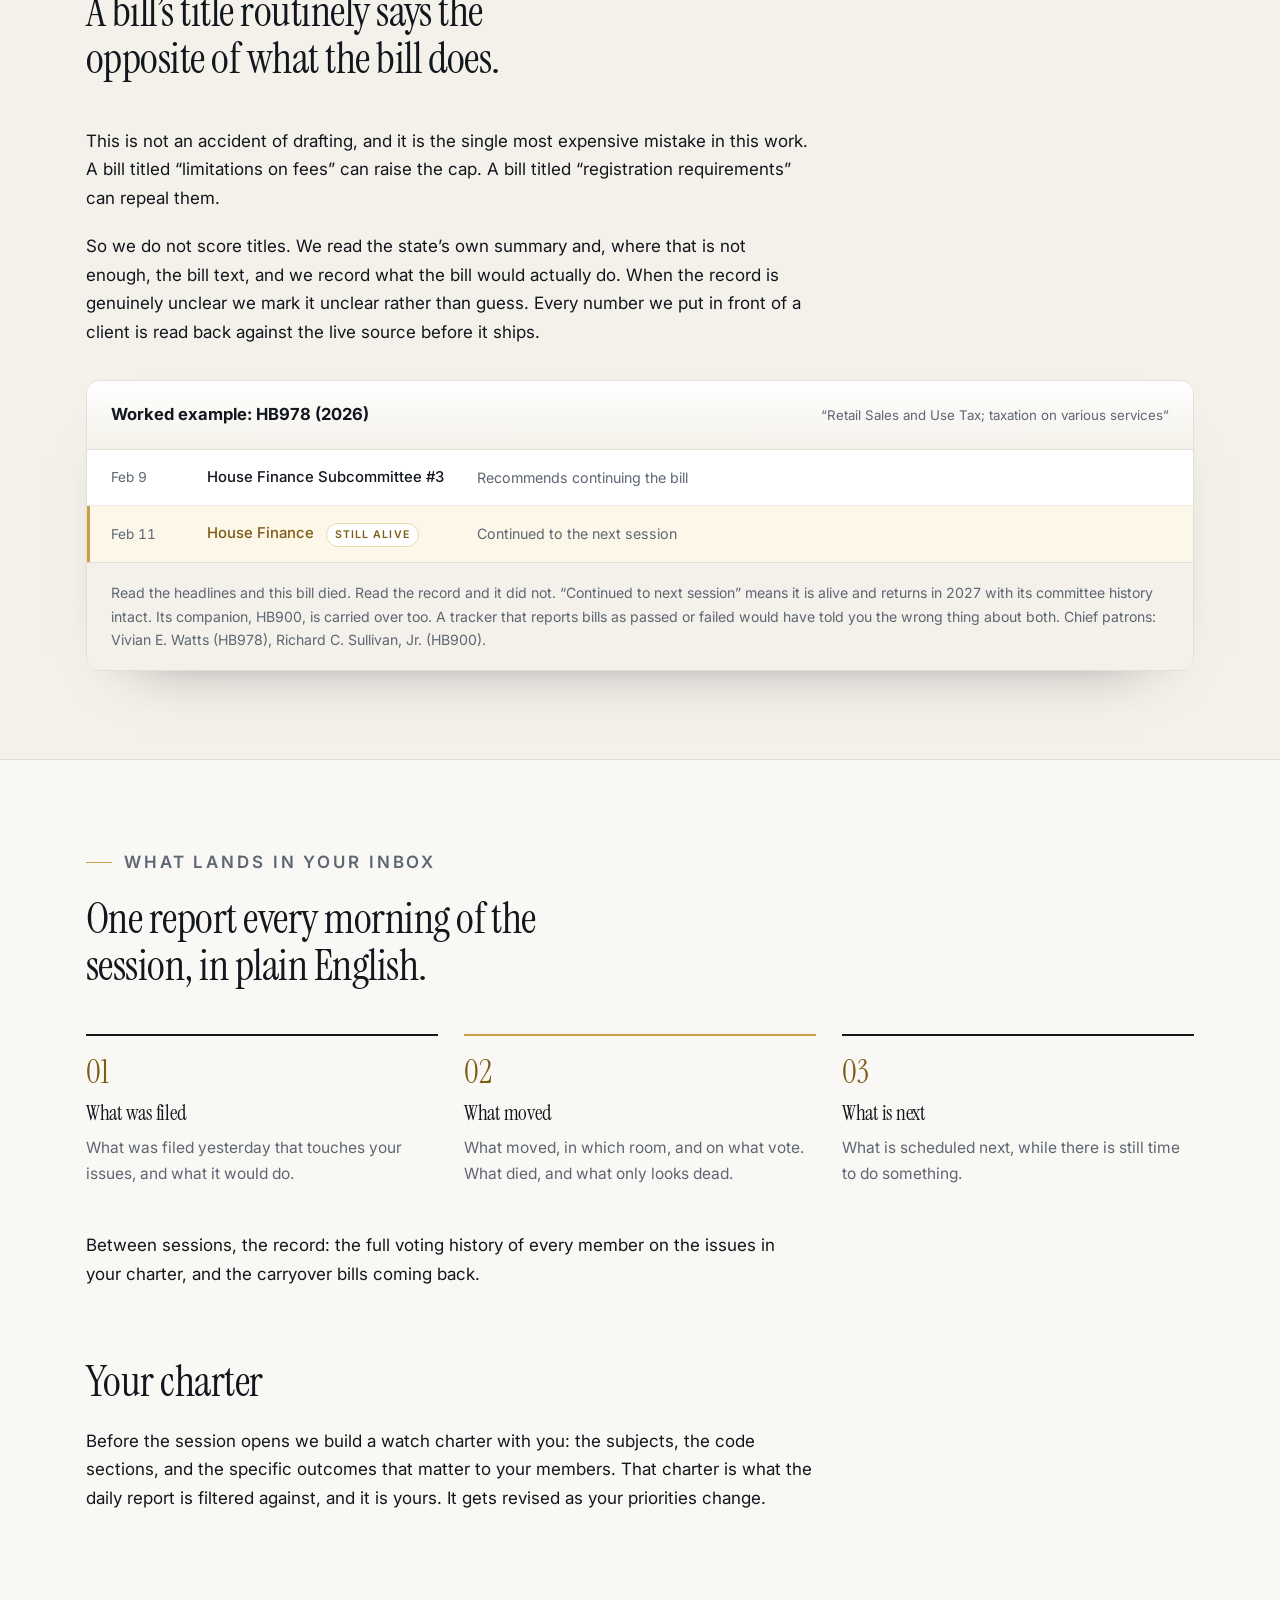
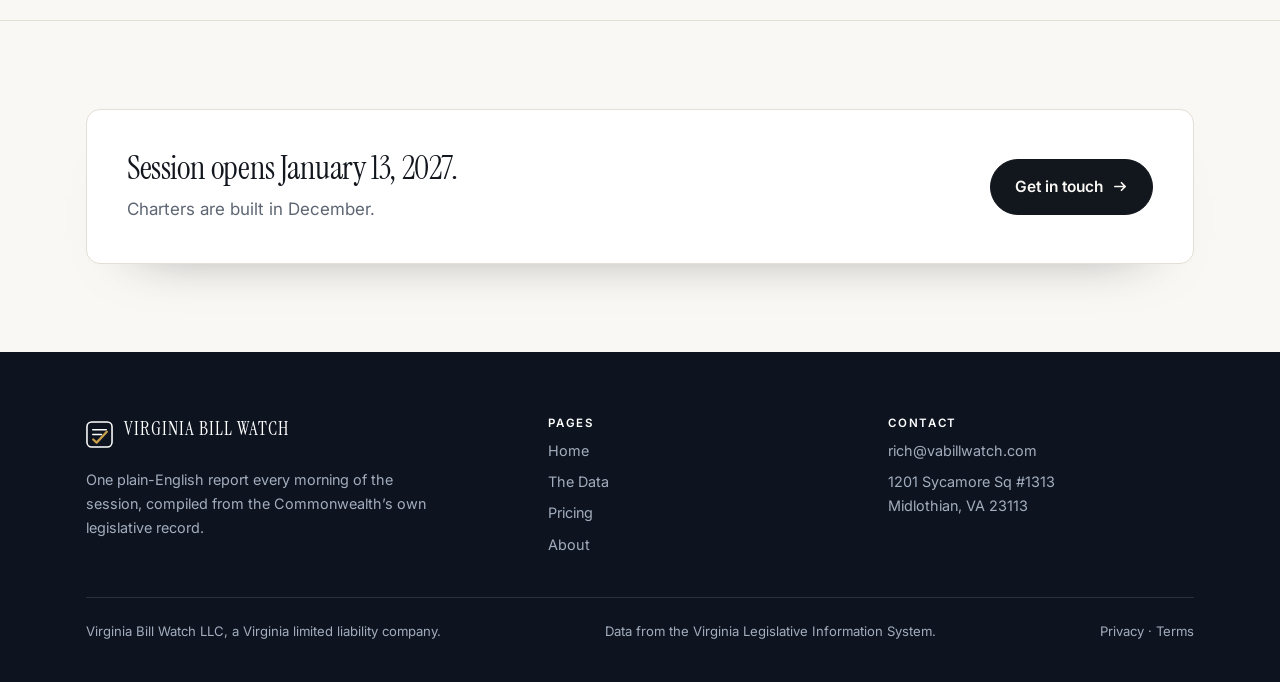
<file: data.html>
<!DOCTYPE html>
<html lang="en">
<head>
<meta charset="utf-8">
<meta name="viewport" content="width=device-width, initial-scale=1">
<title>The Data | Virginia Bill Watch</title>
<meta name="description" content="Where the data comes from, what we compile, and how we read what a bill actually does.">
<link rel="icon" href="data:image/svg+xml,%3Csvg xmlns='http://www.w3.org/2000/svg' viewBox='0 0 28 28'%3E%3Crect width='28' height='28' rx='6' fill='%230d1420'/%3E%3Cpath d='M7.5 14.6 L11.5 18.6 L21 8.6' fill='none' stroke='%23c8a04a' stroke-width='2.8' stroke-linecap='round' stroke-linejoin='round'/%3E%3C/svg%3E">
<link rel="preconnect" href="https://fonts.googleapis.com">
<link rel="preconnect" href="https://fonts.gstatic.com" crossorigin>
<link href="https://fonts.googleapis.com/css2?family=Instrument+Serif:ital@0;1&family=Inter:wght@400;500;600;700&display=swap" rel="stylesheet">
<link rel="stylesheet" href="style.css?v=2">
</head>
<body>

<header class="site-head">
  <div class="wrap">
    <a class="brand" href="index.html">
      <svg width="27" height="27" viewBox="0 0 28 28" aria-hidden="true">
        <rect x="1" y="1" width="26" height="26" rx="5" fill="none" stroke="currentColor" stroke-width="1.6"/>
        <line x1="7" y1="9" x2="21" y2="9" stroke="currentColor" stroke-width="1.6" stroke-linecap="round"/>
        <line x1="7" y1="14" x2="16" y2="14" stroke="currentColor" stroke-width="1.6" stroke-linecap="round"/>
        <path d="M7.5 19.2 L11 22.4 L21.6 11.2" fill="none" stroke="#c8a04a" stroke-width="2.4" stroke-linecap="round" stroke-linejoin="round"/>
      </svg>
      <p class="wordmark">Virginia Bill Watch</p>
    </a>
    <nav class="site-nav" aria-label="Main">
      <a href="index.html">Home</a>
      <a href="data.html" aria-current="page">The Data</a>
      <a href="pricing.html">Pricing</a>
      <a href="about.html" class="nav-hide">About</a>
      <a href="mailto:rich@vabillwatch.com" class="nav-cta">Get in touch</a>
    </nav>
  </div>
</header>

<section class="pagehead">
  <div class="wrap">
    <p class="eyebrow" data-reveal style="--d:0">The Data</p>
    <h1 data-reveal style="--d:1">Where it comes from, and what we do to it.</h1>
    <p class="lede" data-reveal style="--d:2">No scraping, no guesswork, no paid middleman. We read the Commonwealth&rsquo;s own record, compile it, and analyze it at a depth that is not possible by hand.</p>
  </div>
</section>

<section class="band band--paper">
  <div class="wrap">
    <div class="prose narrow" data-reveal>
      <h2>The source</h2>
      <p>Everything we publish comes from the Virginia Legislative Information System,
      the official feed that runs the General Assembly&rsquo;s own public website. It carries
      every bill, its patrons, its status, and every recorded vote with each
      legislator&rsquo;s individual yes or no. During session the state updates it daily.</p>
      <p>We do not use a commercial bill-tracking vendor and we do not resell one. The
      access is free to anyone. The work is in the compiling, the reading, and the
      analysis: seeing the deep connections in the record that no one could hold in
      their head.</p>
      <p>That analysis is the part that was not possible until now. We put AI across
      the entire record at once, on every axis we can define: a member&rsquo;s committee
      votes against their floor votes, what they sponsor against what they let die,
      what a bill&rsquo;s title claims against what its text actually does, how a seat has
      voted across four sessions even when the member in it changed. One question can
      cross 1,612,543 individual votes. No one reads that by hand.</p>
    </div>

    <div class="stats" style="margin-top:44px" data-reveal>
      <div class="stat"><b data-count="4">4</b><span>sessions compiled: 2023, 2024, 2025, 2026</span></div>
      <div class="stat"><b data-count="31398">31,398</b><span>recorded votes on bills</span></div>
      <div class="stat"><b data-count="1612543">1,612,543</b><span>individual legislator votes</span></div>
      <div class="stat"><b data-count="221">221</b><span>legislators with a voting record on file</span></div>
    </div>

    <div class="prose narrow" style="margin-top:34px" data-reveal>
      <p>That is 158 delegates and 63 senators, including everyone who has since left
      office. When a member is new, we can still tell you how the seat has voted. When
      a member is not new, we can tell you exactly what they have done for four years.</p>
    </div>
  </div>
</section>

<section class="band band--panel">
  <div class="wrap">
    <div class="section-head" data-reveal>
      <p class="eyebrow">How we read a bill</p>
      <h2>A bill&rsquo;s title routinely says the opposite of what the bill does.</h2>
    </div>

    <div class="prose narrow" data-reveal>
      <p>This is not an accident of drafting, and it is the single most expensive
      mistake in this work. A bill titled &ldquo;limitations on fees&rdquo; can raise the cap. A
      bill titled &ldquo;registration requirements&rdquo; can repeal them.</p>

      <p>So we do not score titles. We read the state&rsquo;s own summary and, where that is
      not enough, the bill text, and we record what the bill would actually do. When
      the record is genuinely unclear we mark it unclear rather than guess. Every
      number we put in front of a client is read back against the live source before
      it ships.</p>
    </div>

    <div class="ledger" style="margin-top:34px" data-reveal>
      <div class="ledger-head">
        <strong>Worked example: HB978 (2026)</strong>
        <span>&ldquo;Retail Sales and Use Tax; taxation on various services&rdquo;</span>
      </div>
      <div class="lrow lrow--novote">
        <span class="l-date">Feb 9</span>
        <span class="l-where">House Finance Subcommittee #3</span>
        <span class="l-what">Recommends continuing the bill</span>
      </div>
      <div class="lrow lrow--novote is-decisive">
        <span class="l-date">Feb 11</span>
        <span class="l-where">House Finance <span class="l-flag">Still alive</span></span>
        <span class="l-what">Continued to the next session</span>
      </div>
      <p class="ledger-note">Read the headlines and this bill died. Read the record and it
      did not. &ldquo;Continued to next session&rdquo; means it is alive and returns in 2027
      with its committee history intact. Its companion, HB900, is carried over too.
      A tracker that reports bills as passed or failed would have told you the wrong
      thing about both. Chief patrons: Vivian E. Watts (HB978), Richard C. Sullivan, Jr. (HB900).</p>
    </div>
  </div>
</section>

<section class="band band--paper">
  <div class="wrap">
    <div class="section-head" data-reveal>
      <p class="eyebrow">What lands in your inbox</p>
      <h2>One report every morning of the session, in plain English.</h2>
    </div>

    <div class="steps">
      <div class="step" data-reveal style="--d:0">
        <span class="step-n">01</span>
        <h3>What was filed</h3>
        <p>What was filed yesterday that touches your issues, and what it would do.</p>
      </div>
      <div class="step" data-reveal style="--d:1">
        <span class="step-n">02</span>
        <h3>What moved</h3>
        <p>What moved, in which room, and on what vote. What died, and what only
        looks dead.</p>
      </div>
      <div class="step" data-reveal style="--d:2">
        <span class="step-n">03</span>
        <h3>What is next</h3>
        <p>What is scheduled next, while there is still time to do something.</p>
      </div>
    </div>

    <div class="prose narrow" style="margin-top:44px" data-reveal>
      <p>Between sessions, the record: the full voting history of every member on the
      issues in your charter, and the carryover bills coming back.</p>

      <h2>Your charter</h2>
      <p>Before the session opens we build a watch charter with you: the subjects, the
      code sections, and the specific outcomes that matter to your members. That
      charter is what the daily report is filtered against, and it is yours. It gets
      revised as your priorities change.</p>
    </div>
  </div>
</section>

<section class="band band--paper">
  <div class="wrap">
    <div class="cta-band" data-reveal>
      <div>
        <h2>Session opens January 13, 2027.</h2>
        <p>Charters are built in December.</p>
      </div>
      <div><a class="button button--ink" href="mailto:rich@vabillwatch.com">Get in touch
        <svg width="15" height="15" viewBox="0 0 16 16" aria-hidden="true"><path d="M2 8h11M9 4l4 4-4 4" fill="none" stroke="currentColor" stroke-width="1.8" stroke-linecap="round" stroke-linejoin="round"/></svg>
      </a></div>
    </div>
  </div>
</section>

<footer class="site-foot">
  <div class="wrap">
    <div class="foot-grid">
      <div>
        <a class="brand" href="index.html">
      <svg width="27" height="27" viewBox="0 0 28 28" aria-hidden="true">
        <rect x="1" y="1" width="26" height="26" rx="5" fill="none" stroke="currentColor" stroke-width="1.6"/>
        <line x1="7" y1="9" x2="21" y2="9" stroke="currentColor" stroke-width="1.6" stroke-linecap="round"/>
        <line x1="7" y1="14" x2="16" y2="14" stroke="currentColor" stroke-width="1.6" stroke-linecap="round"/>
        <path d="M7.5 19.2 L11 22.4 L21.6 11.2" fill="none" stroke="#c8a04a" stroke-width="2.4" stroke-linecap="round" stroke-linejoin="round"/>
      </svg>
          <p class="wordmark">Virginia Bill Watch</p>
        </a>
        <p>One plain-English report every morning of the session, compiled from
        the Commonwealth&rsquo;s own legislative record.</p>
      </div>
      <div>
        <p class="foot-title">Pages</p>
        <div class="foot-nav">
          <a href="index.html">Home</a>
          <a href="data.html">The Data</a>
          <a href="pricing.html">Pricing</a>
          <a href="about.html">About</a>
        </div>
      </div>
      <div>
        <p class="foot-title">Contact</p>
        <p><a href="mailto:rich@vabillwatch.com">rich@vabillwatch.com</a></p>
        <p>1201 Sycamore Sq #1313<br>Midlothian, VA 23113</p>
      </div>
    </div>
    <div class="foot-legal">
      <span>Virginia Bill Watch LLC, a Virginia limited liability company.</span>
      <span>Data from the Virginia Legislative Information System.</span>
      <span><a href="privacy.html">Privacy</a> &middot; <a href="terms.html">Terms</a></span>
    </div>
  </div>
</footer>

<script src="app.js" defer></script>
</body>
</html>
</file>
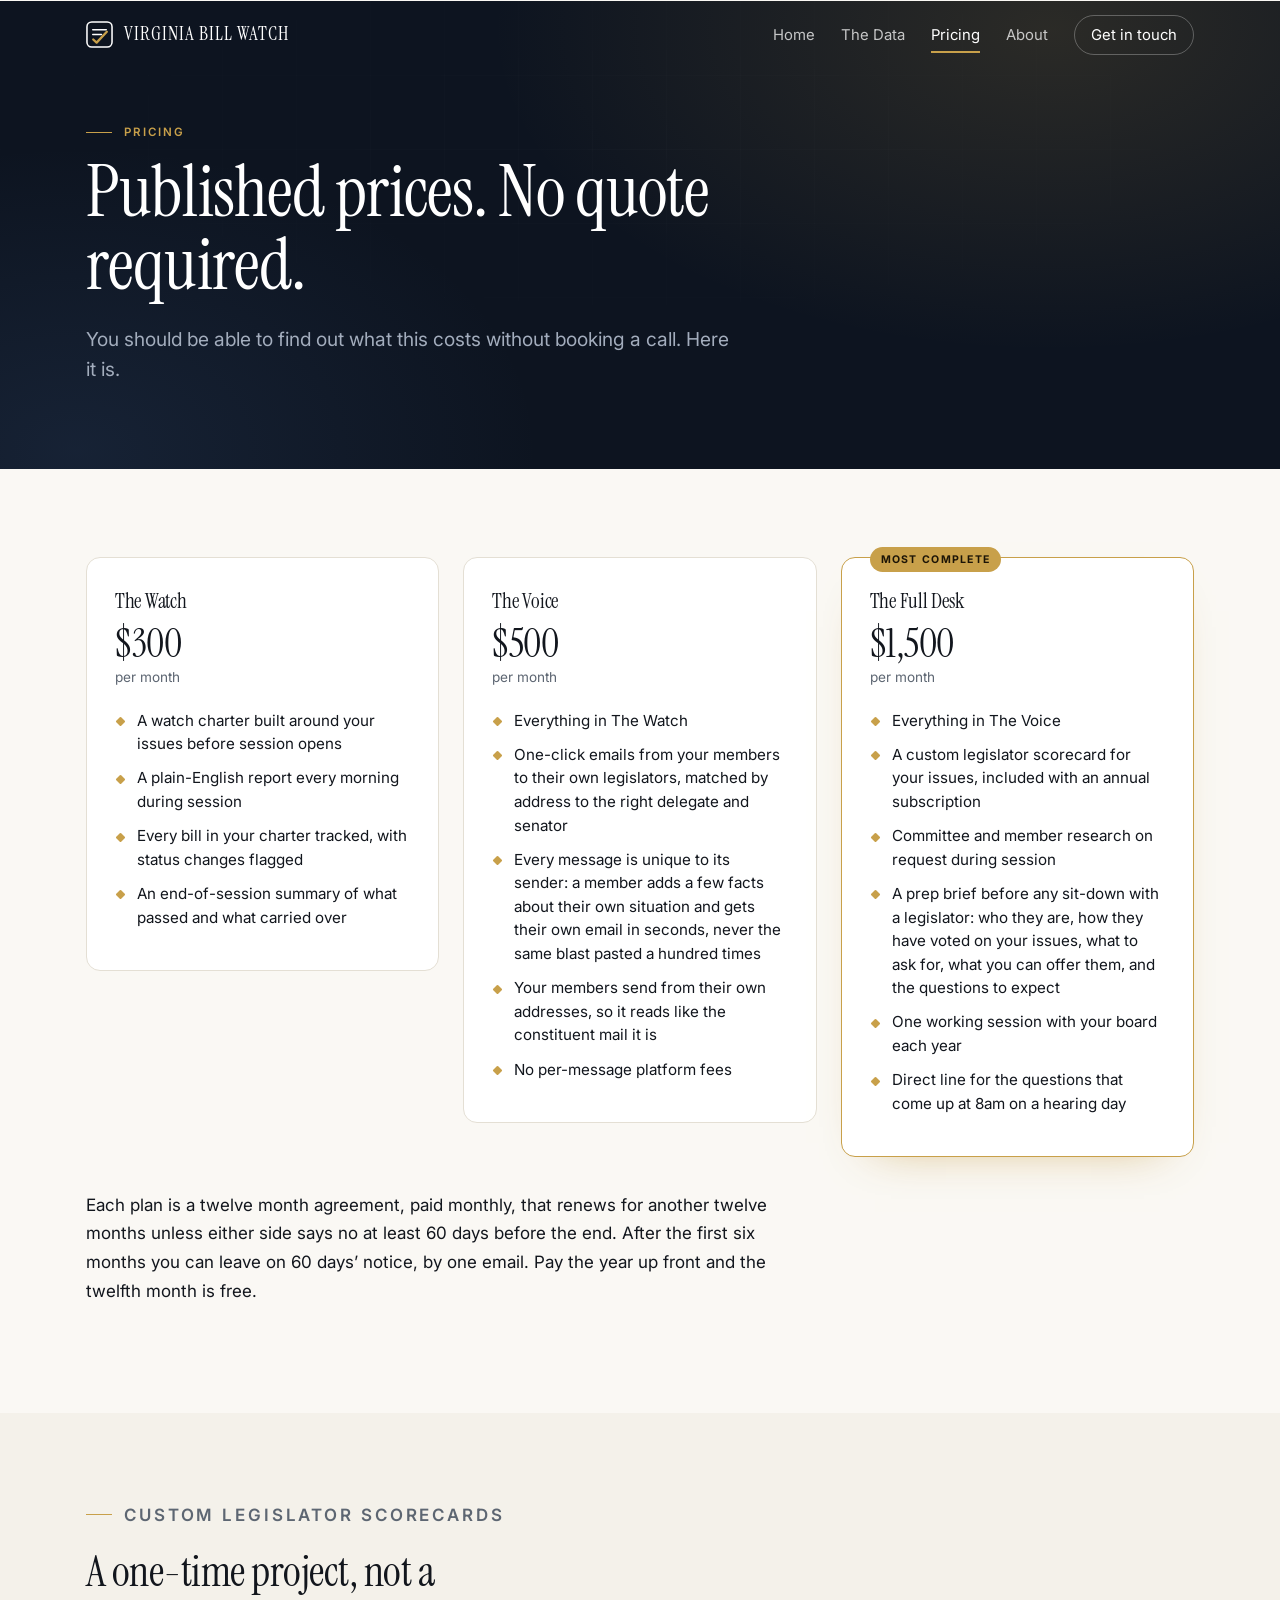
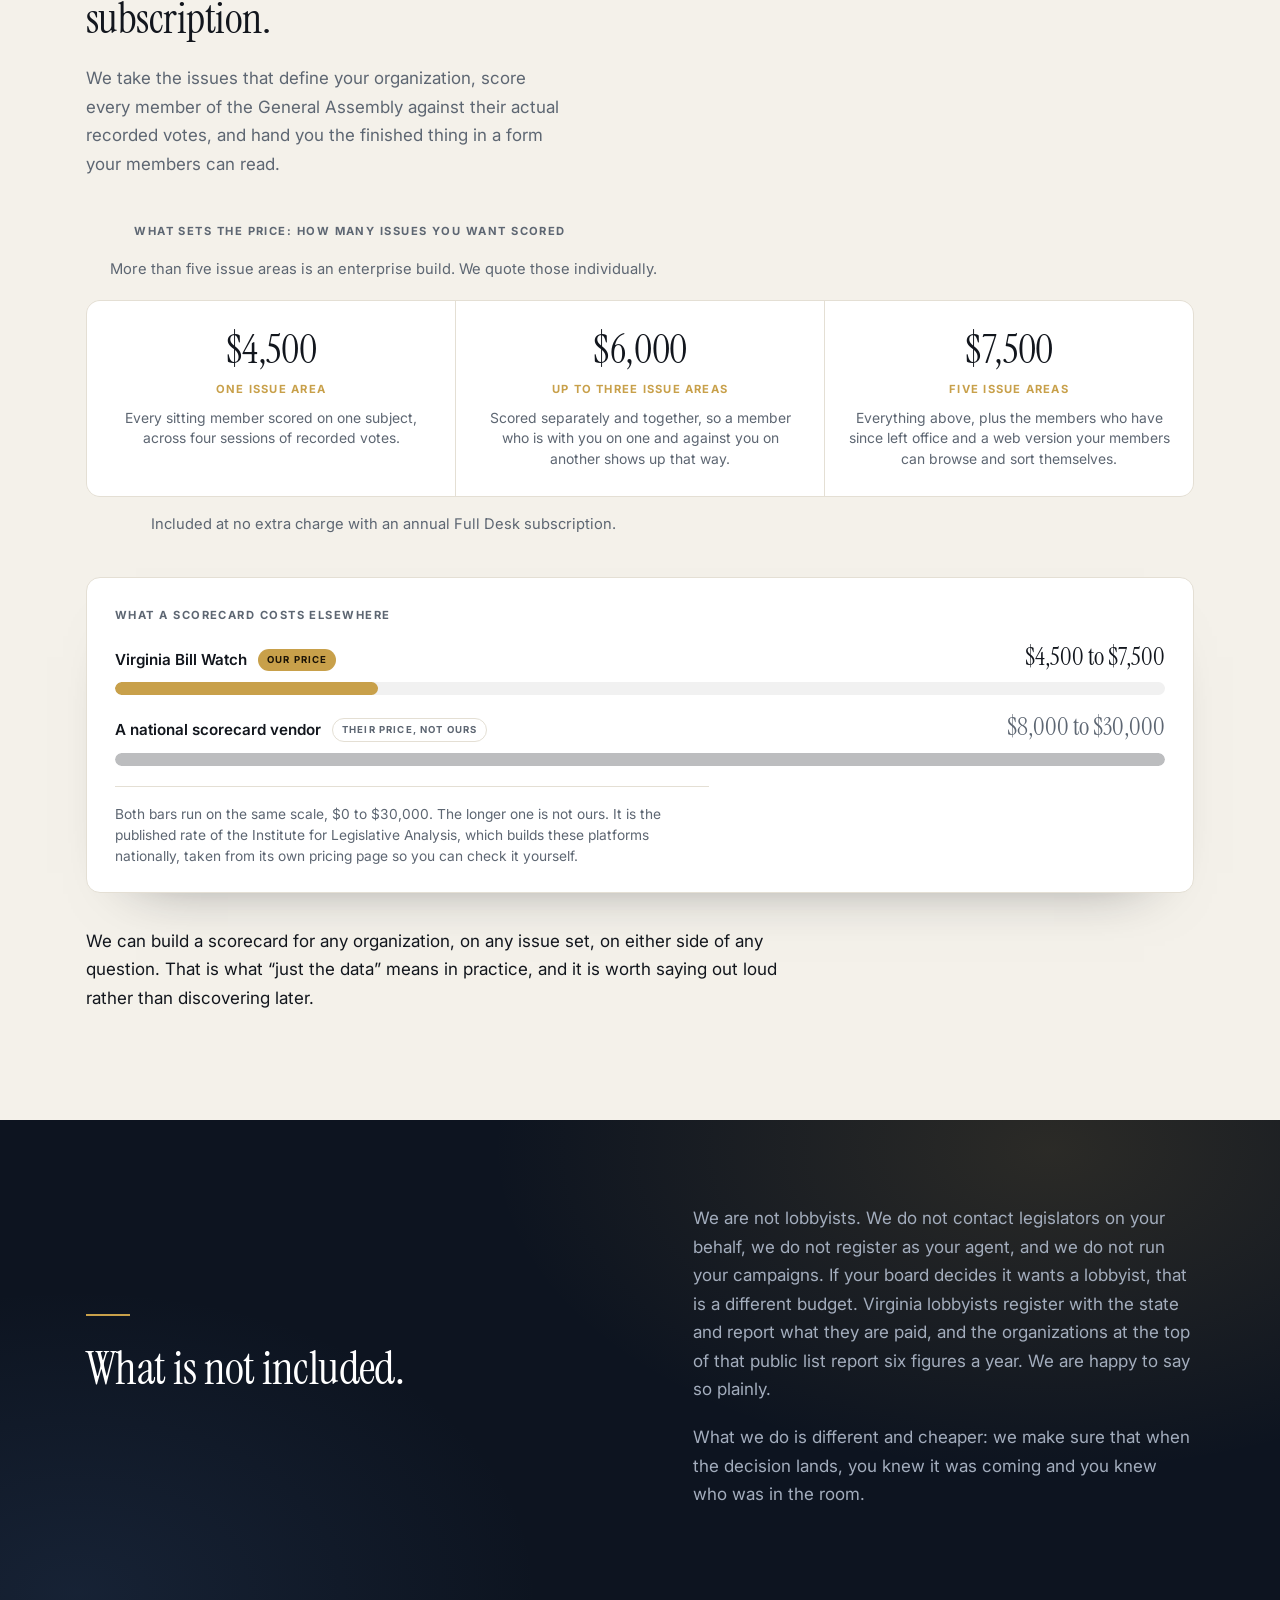
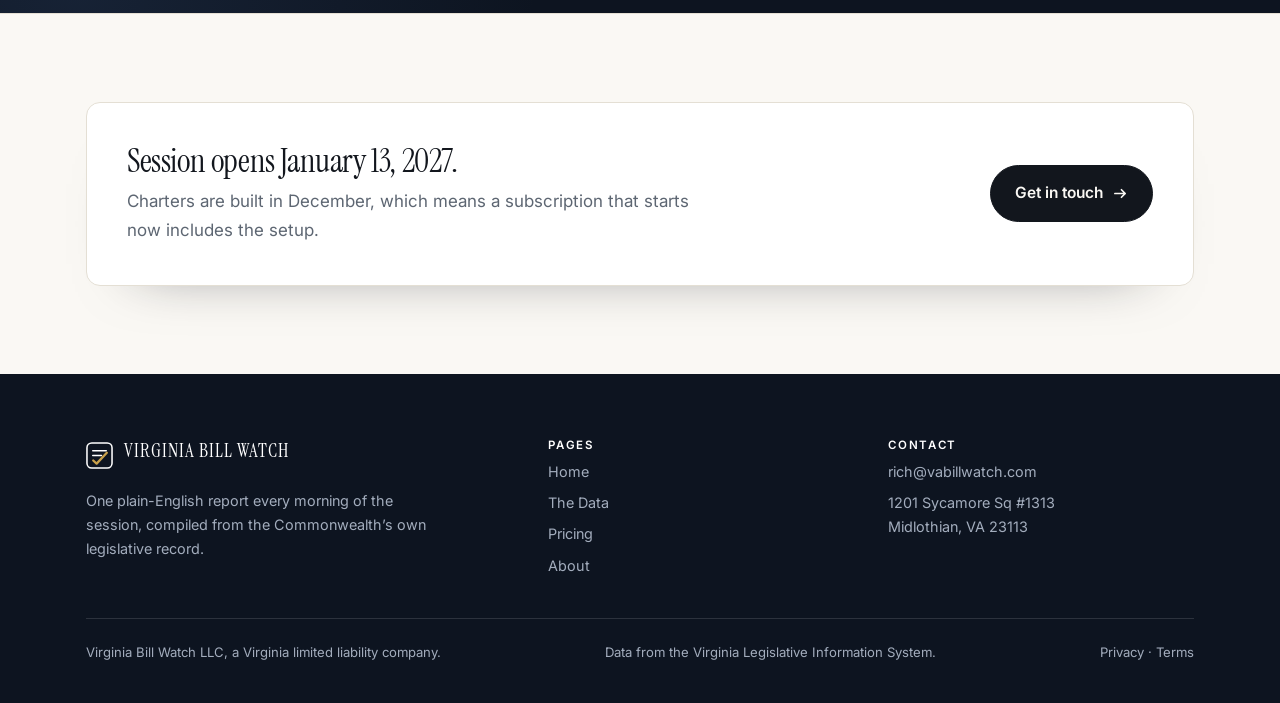
<file: pricing.html>
<!DOCTYPE html>
<html lang="en">
<head>
<meta charset="utf-8">
<meta name="viewport" content="width=device-width, initial-scale=1">
<title>Pricing | Virginia Bill Watch</title>
<meta name="description" content="Three monthly tiers and custom legislator scorecards. Prices published, not quoted on request.">
<link rel="icon" href="data:image/svg+xml,%3Csvg xmlns='http://www.w3.org/2000/svg' viewBox='0 0 28 28'%3E%3Crect width='28' height='28' rx='6' fill='%230d1420'/%3E%3Cpath d='M7.5 14.6 L11.5 18.6 L21 8.6' fill='none' stroke='%23c8a04a' stroke-width='2.8' stroke-linecap='round' stroke-linejoin='round'/%3E%3C/svg%3E">
<link rel="preconnect" href="https://fonts.googleapis.com">
<link rel="preconnect" href="https://fonts.gstatic.com" crossorigin>
<link href="https://fonts.googleapis.com/css2?family=Instrument+Serif:ital@0;1&family=Inter:wght@400;500;600;700&display=swap" rel="stylesheet">
<link rel="stylesheet" href="style.css?v=2">
</head>
<body>

<header class="site-head">
  <div class="wrap">
    <a class="brand" href="index.html">
      <svg width="27" height="27" viewBox="0 0 28 28" aria-hidden="true">
        <rect x="1" y="1" width="26" height="26" rx="5" fill="none" stroke="currentColor" stroke-width="1.6"/>
        <line x1="7" y1="9" x2="21" y2="9" stroke="currentColor" stroke-width="1.6" stroke-linecap="round"/>
        <line x1="7" y1="14" x2="16" y2="14" stroke="currentColor" stroke-width="1.6" stroke-linecap="round"/>
        <path d="M7.5 19.2 L11 22.4 L21.6 11.2" fill="none" stroke="#c8a04a" stroke-width="2.4" stroke-linecap="round" stroke-linejoin="round"/>
      </svg>
      <p class="wordmark">Virginia Bill Watch</p>
    </a>
    <nav class="site-nav" aria-label="Main">
      <a href="index.html">Home</a>
      <a href="data.html">The Data</a>
      <a href="pricing.html" aria-current="page">Pricing</a>
      <a href="about.html" class="nav-hide">About</a>
      <a href="mailto:rich@vabillwatch.com" class="nav-cta">Get in touch</a>
    </nav>
  </div>
</header>

<section class="pagehead">
  <div class="wrap">
    <p class="eyebrow" data-reveal style="--d:0">Pricing</p>
    <h1 data-reveal style="--d:1">Published prices. No quote required.</h1>
    <p class="lede" data-reveal style="--d:2">You should be able to find out what this costs without booking a call. Here it is.</p>
  </div>
</section>

<section class="band band--paper">
  <div class="wrap">
    <div class="tiers">
      <div class="tier" data-reveal style="--d:0">
        <h3>The Watch</h3>
        <span class="price">$300</span>
        <span class="per">per month</span>
        <ul>
          <li>A watch charter built around your issues before session opens</li>
          <li>A plain-English report every morning during session</li>
          <li>Every bill in your charter tracked, with status changes flagged</li>
          <li>An end-of-session summary of what passed and what carried over</li>
        </ul>
      </div>
      <div class="tier" data-reveal style="--d:1">
        <h3>The Voice</h3>
        <span class="price">$500</span>
        <span class="per">per month</span>
        <ul>
          <li>Everything in The Watch</li>
          <li>One-click emails from your members to their own legislators, matched
              by address to the right delegate and senator</li>
          <li>Every message is unique to its sender: a member adds a few facts
              about their own situation and gets their own email in seconds,
              never the same blast pasted a hundred times</li>
          <li>Your members send from their own addresses, so it reads like the
              constituent mail it is</li>
          <li>No per-message platform fees</li>
        </ul>
      </div>
      <div class="tier feature" data-reveal style="--d:2">
        <h3>The Full Desk</h3>
        <span class="price">$1,500</span>
        <span class="per">per month</span>
        <ul>
          <li>Everything in The Voice</li>
          <li>A custom legislator scorecard for your issues, included with an annual subscription</li>
          <li>Committee and member research on request during session</li>
          <li>A prep brief before any sit-down with a legislator: who they are,
              how they have voted on your issues, what to ask for, what you can
              offer them, and the questions to expect</li>
          <li>One working session with your board each year</li>
          <li>Direct line for the questions that come up at 8am on a hearing day</li>
        </ul>
      </div>
    </div>

    <div class="prose narrow" style="margin-top:34px" data-reveal>
      <p>Each plan is a twelve month agreement, paid monthly, that renews for another
      twelve months unless either side says no at least 60 days before the end. After
      the first six months you can leave on 60 days&rsquo; notice, by one email. Pay the
      year up front and the twelfth month is free.</p>
    </div>
  </div>
</section>

<section class="band band--panel">
  <div class="wrap">
    <div class="section-head" data-reveal>
      <p class="eyebrow" id="scorecards">Custom legislator scorecards</p>
      <h2>A one-time project, not a subscription.</h2>
      <p>We take the issues that define your organization, score every member of the
      General Assembly against their actual recorded votes, and hand you the finished
      thing in a form your members can read.</p>
    </div>

    <p class="block-label" data-reveal>What sets the price: how many issues you want scored</p>
    <p class="block-note" data-reveal>More than five issue areas is an enterprise build. We quote those individually.</p>

    <div class="ladder" data-reveal>
      <div class="lad">
        <b>$4,500</b>
        <em>One issue area</em>
        <span>Every sitting member scored on one subject, across four sessions of
        recorded votes.</span>
      </div>
      <div class="lad">
        <b>$6,000</b>
        <em>Up to three issue areas</em>
        <span>Scored separately and together, so a member who is with you on one
        and against you on another shows up that way.</span>
      </div>
      <div class="lad">
        <b>$7,500</b>
        <em>Five issue areas</em>
        <span>Everything above, plus the members who have since left office and a
        web version your members can browse and sort themselves.</span>
      </div>
    </div>

    <p class="lad-foot" data-reveal>Included at no extra charge with an annual Full Desk subscription.</p>

    <div class="vs" id="compare" data-reveal>
      <p class="vs-title">What a scorecard costs elsewhere</p>

      <div class="vs-row">
        <div class="vs-side">
          <span class="vs-who">Virginia Bill Watch <span class="vs-tag vs-tag--ours">Our price</span></span>
          <span class="vs-amt">$4,500 to $7,500</span>
        </div>
        <div class="vs-track"><span class="vs-bar vs-bar--ours" style="--w:25%"></span></div>
      </div>

      <div class="vs-row">
        <div class="vs-side">
          <span class="vs-who">A national scorecard vendor <span class="vs-tag vs-tag--theirs">Their price, not ours</span></span>
          <span class="vs-amt vs-amt--theirs">$8,000 to $30,000</span>
        </div>
        <div class="vs-track"><span class="vs-bar vs-bar--theirs" style="--w:100%"></span></div>
      </div>

      <p class="vs-note">Both bars run on the same scale, $0 to $30,000. The longer
      one is not ours. It is the published rate of the Institute for Legislative
      Analysis, which builds these platforms nationally, taken from its own pricing
      page so you can check it yourself.</p>
    </div>

    <div class="prose narrow" style="margin-top:34px" data-reveal>
      <p>We can build a scorecard for any organization, on any issue set, on either
      side of any question. That is what &ldquo;just the data&rdquo; means in practice, and it is
      worth saying out loud rather than discovering later.</p>
    </div>
  </div>
</section>

<section class="band band--dark">
  <div class="wrap">
    <div class="pledge-grid">
      <div data-reveal>
        <div class="pledge-rule"></div>
        <p class="pledge-quote">What is not included.</p>
      </div>
      <div data-reveal style="--d:1">
        <p class="pledge-body">We are not lobbyists. We do not contact legislators on
        your behalf, we do not register as your agent, and we do not run your campaigns.
        If your board decides it wants a lobbyist, that is a different budget. Virginia
        lobbyists register with the state and report what they are paid, and the
        organizations at the top of that public list report six figures a year. We are
        happy to say so plainly.</p>
        <p class="pledge-body">What we do is different and cheaper: we make sure that
        when the decision lands, you knew it was coming and you knew who was in the room.</p>
      </div>
    </div>
  </div>
</section>

<section class="band band--paper">
  <div class="wrap">
    <div class="cta-band" data-reveal>
      <div>
        <h2>Session opens January 13, 2027.</h2>
        <p>Charters are built in December, which means a subscription that starts now includes the setup.</p>
      </div>
      <div><a class="button button--ink" href="mailto:rich@vabillwatch.com">Get in touch
        <svg width="15" height="15" viewBox="0 0 16 16" aria-hidden="true"><path d="M2 8h11M9 4l4 4-4 4" fill="none" stroke="currentColor" stroke-width="1.8" stroke-linecap="round" stroke-linejoin="round"/></svg>
      </a></div>
    </div>
  </div>
</section>

<footer class="site-foot">
  <div class="wrap">
    <div class="foot-grid">
      <div>
        <a class="brand" href="index.html">
      <svg width="27" height="27" viewBox="0 0 28 28" aria-hidden="true">
        <rect x="1" y="1" width="26" height="26" rx="5" fill="none" stroke="currentColor" stroke-width="1.6"/>
        <line x1="7" y1="9" x2="21" y2="9" stroke="currentColor" stroke-width="1.6" stroke-linecap="round"/>
        <line x1="7" y1="14" x2="16" y2="14" stroke="currentColor" stroke-width="1.6" stroke-linecap="round"/>
        <path d="M7.5 19.2 L11 22.4 L21.6 11.2" fill="none" stroke="#c8a04a" stroke-width="2.4" stroke-linecap="round" stroke-linejoin="round"/>
      </svg>
          <p class="wordmark">Virginia Bill Watch</p>
        </a>
        <p>One plain-English report every morning of the session, compiled from
        the Commonwealth&rsquo;s own legislative record.</p>
      </div>
      <div>
        <p class="foot-title">Pages</p>
        <div class="foot-nav">
          <a href="index.html">Home</a>
          <a href="data.html">The Data</a>
          <a href="pricing.html">Pricing</a>
          <a href="about.html">About</a>
        </div>
      </div>
      <div>
        <p class="foot-title">Contact</p>
        <p><a href="mailto:rich@vabillwatch.com">rich@vabillwatch.com</a></p>
        <p>1201 Sycamore Sq #1313<br>Midlothian, VA 23113</p>
      </div>
    </div>
    <div class="foot-legal">
      <span>Virginia Bill Watch LLC, a Virginia limited liability company.</span>
      <span>Data from the Virginia Legislative Information System.</span>
      <span><a href="privacy.html">Privacy</a> &middot; <a href="terms.html">Terms</a></span>
    </div>
  </div>
</footer>

<script src="app.js" defer></script>
</body>
</html>
</file>
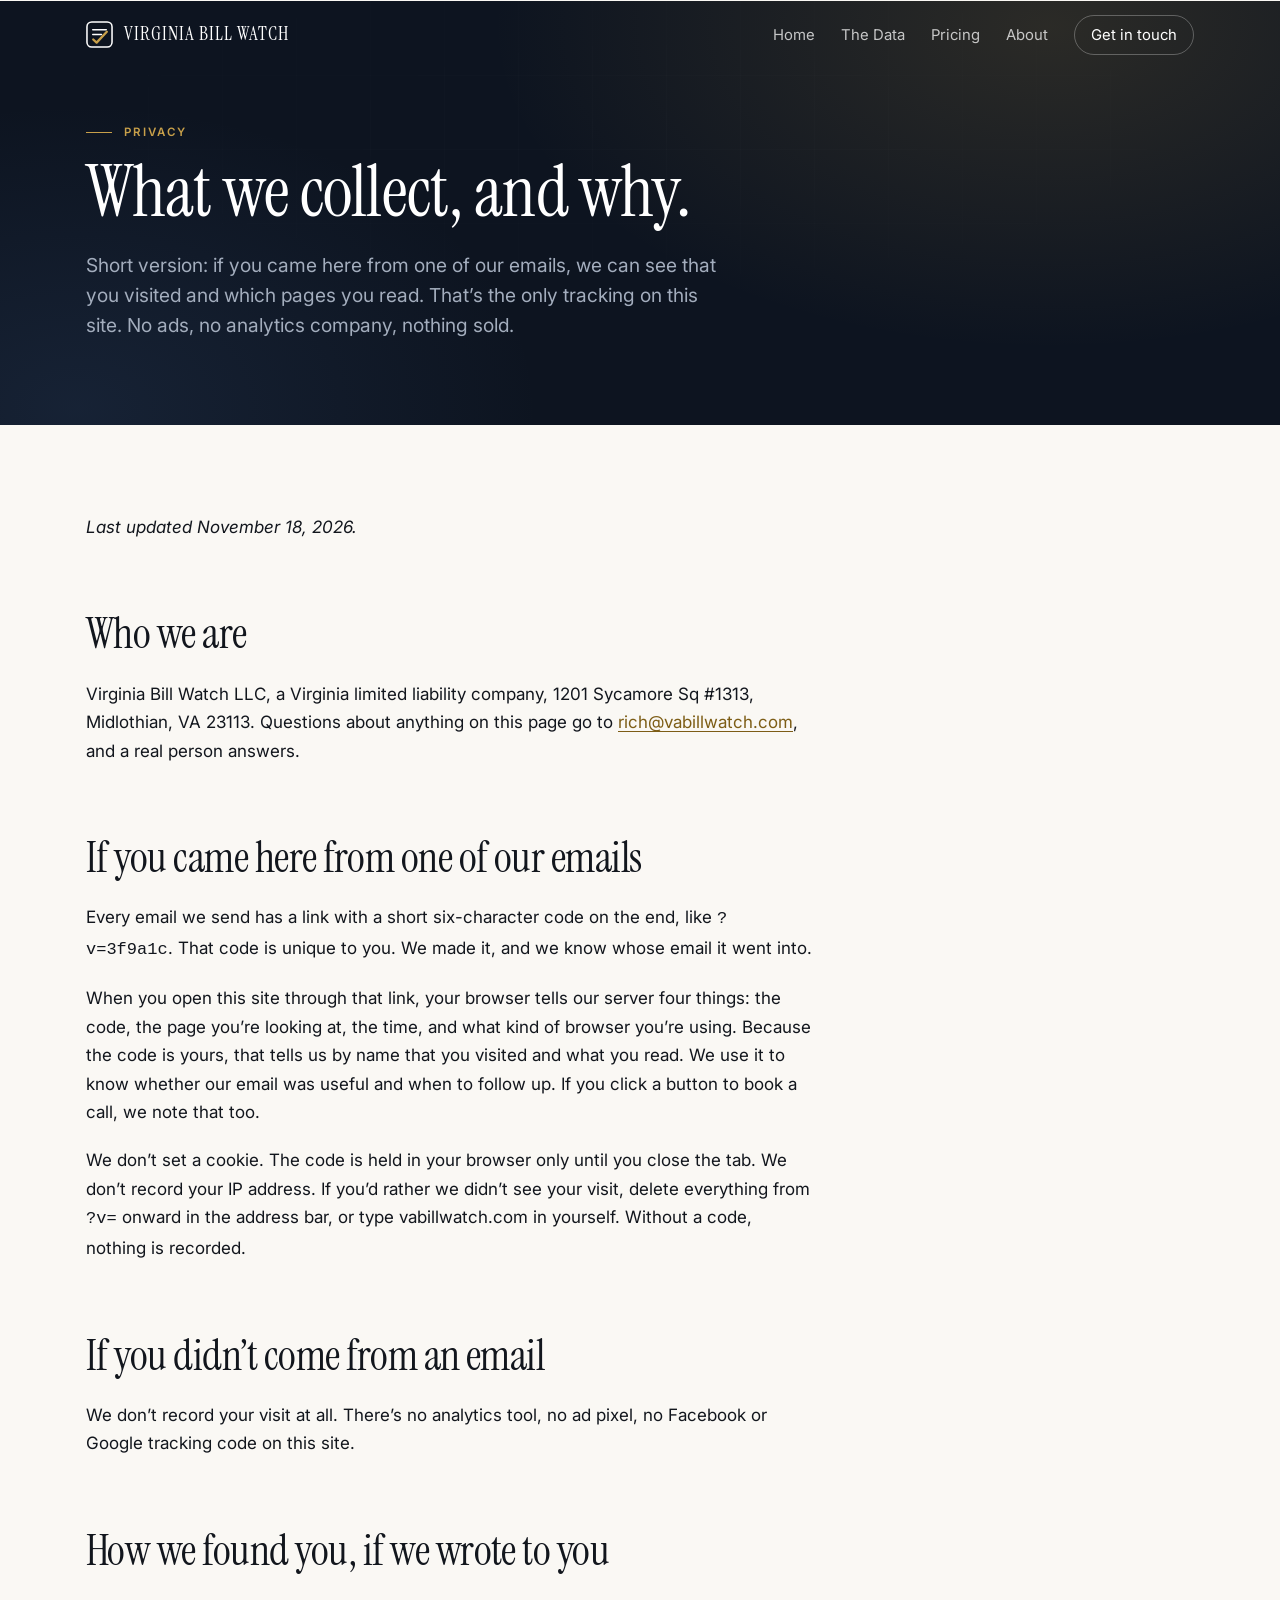
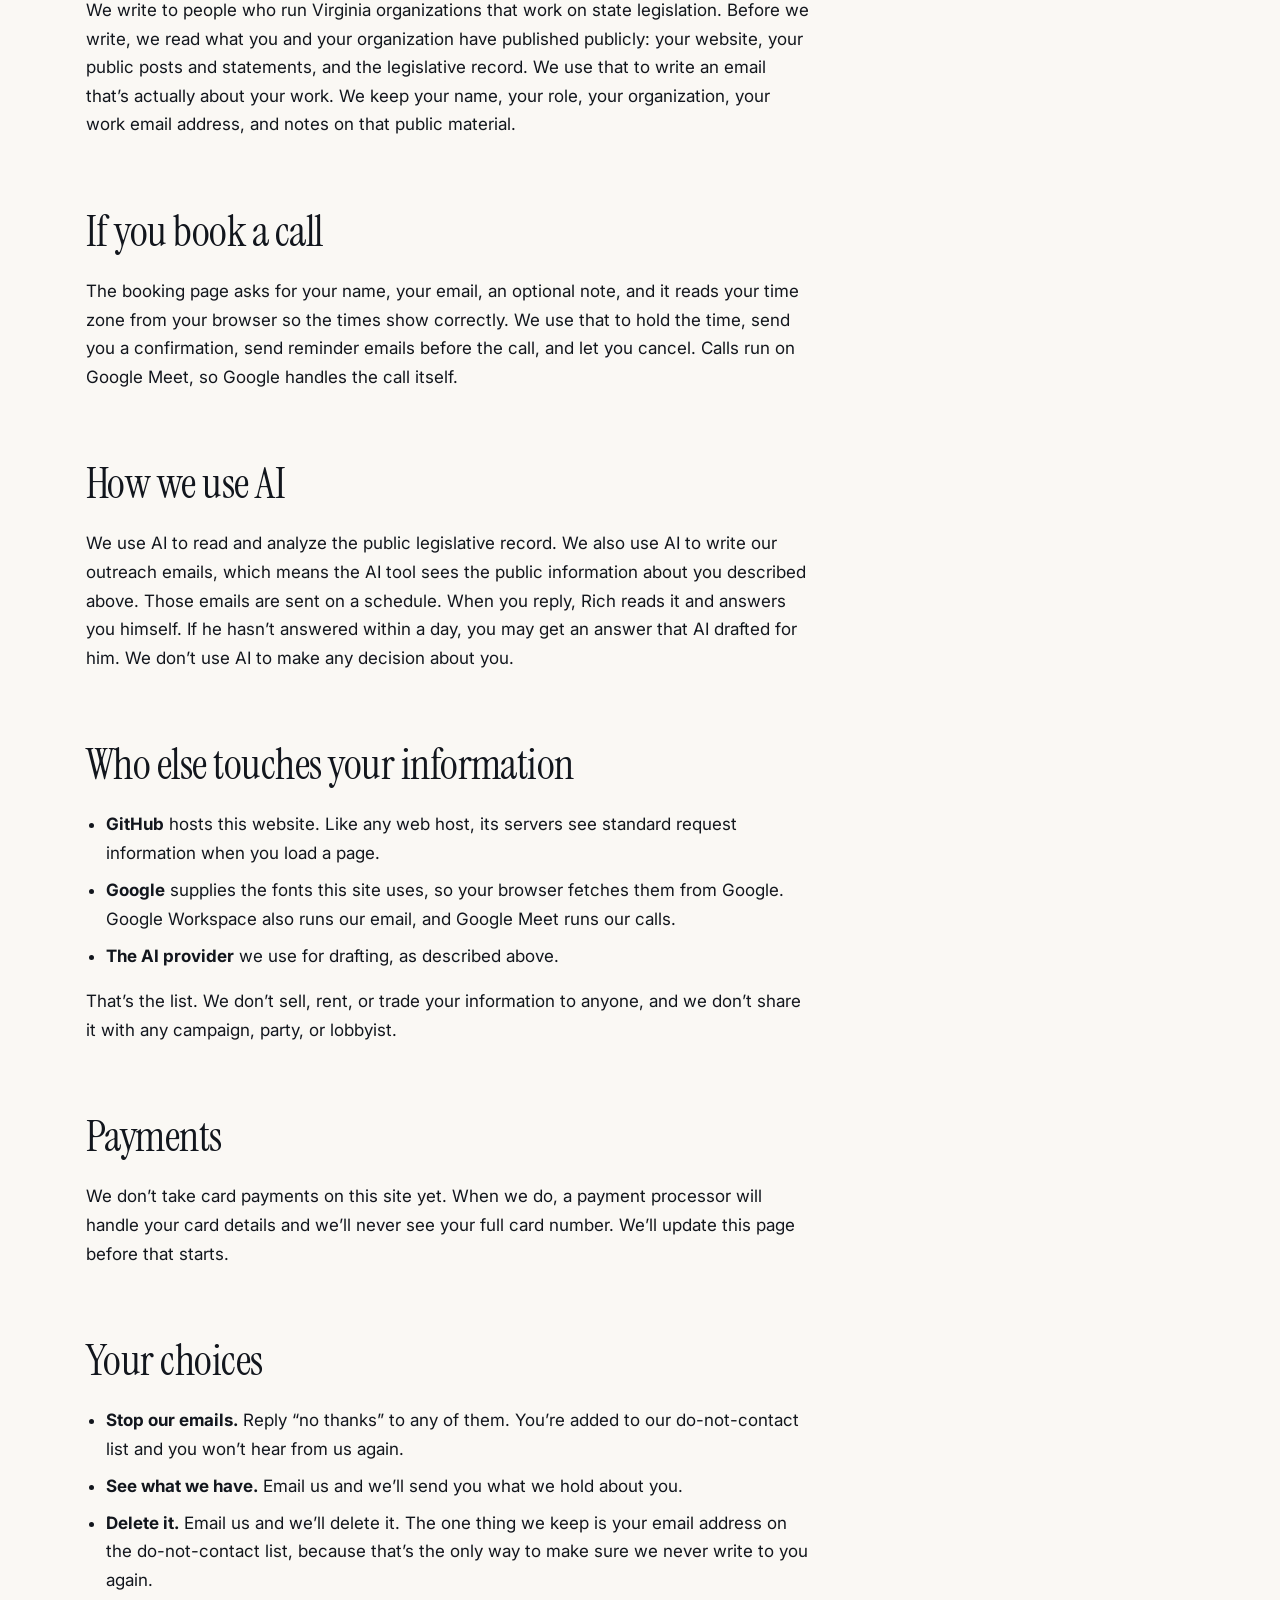
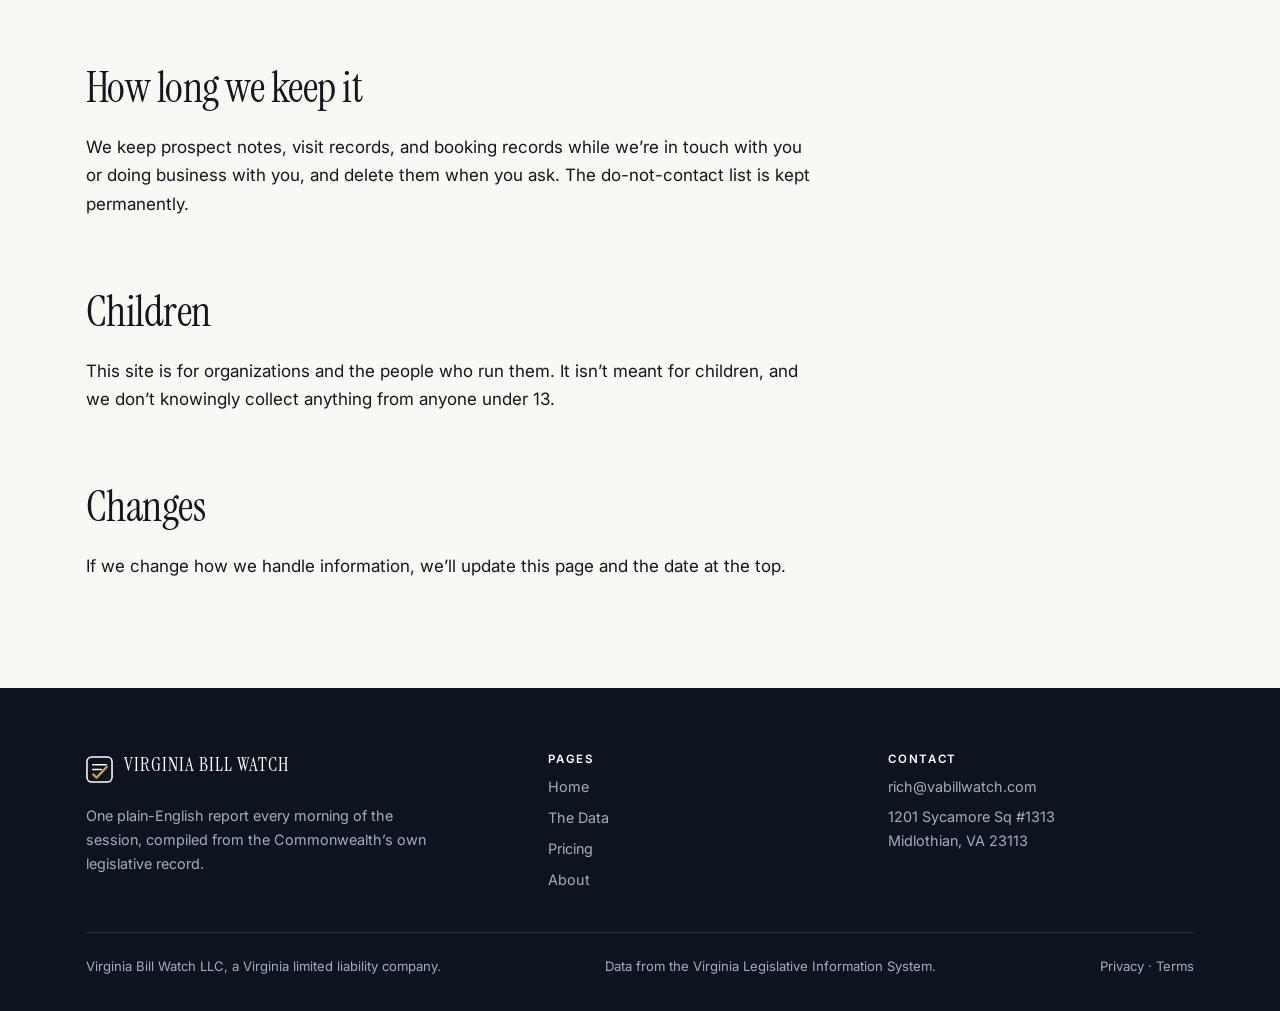
<file: privacy.html>
<!DOCTYPE html>
<html lang="en">
<head>
<meta charset="utf-8">
<meta name="viewport" content="width=device-width, initial-scale=1">
<title>Privacy | Virginia Bill Watch</title>
<meta name="description" content="What Virginia Bill Watch collects, why, and how to have it deleted.">
<link rel="icon" href="data:image/svg+xml,%3Csvg xmlns='http://www.w3.org/2000/svg' viewBox='0 0 28 28'%3E%3Crect width='28' height='28' rx='6' fill='%230d1420'/%3E%3Cpath d='M7.5 14.6 L11.5 18.6 L21 8.6' fill='none' stroke='%23c8a04a' stroke-width='2.8' stroke-linecap='round' stroke-linejoin='round'/%3E%3C/svg%3E">
<link rel="preconnect" href="https://fonts.googleapis.com">
<link rel="preconnect" href="https://fonts.gstatic.com" crossorigin>
<link href="https://fonts.googleapis.com/css2?family=Instrument+Serif:ital@0;1&family=Inter:wght@400;500;600;700&display=swap" rel="stylesheet">
<link rel="stylesheet" href="style.css?v=2">
</head>
<body>

<header class="site-head">
  <div class="wrap">
    <a class="brand" href="index.html">
      <svg width="27" height="27" viewBox="0 0 28 28" aria-hidden="true">
        <rect x="1" y="1" width="26" height="26" rx="5" fill="none" stroke="currentColor" stroke-width="1.6"/>
        <line x1="7" y1="9" x2="21" y2="9" stroke="currentColor" stroke-width="1.6" stroke-linecap="round"/>
        <line x1="7" y1="14" x2="16" y2="14" stroke="currentColor" stroke-width="1.6" stroke-linecap="round"/>
        <path d="M7.5 19.2 L11 22.4 L21.6 11.2" fill="none" stroke="#c8a04a" stroke-width="2.4" stroke-linecap="round" stroke-linejoin="round"/>
      </svg>
      <p class="wordmark">Virginia Bill Watch</p>
    </a>
    <nav class="site-nav" aria-label="Main">
      <a href="index.html">Home</a>
      <a href="data.html">The Data</a>
      <a href="pricing.html">Pricing</a>
      <a href="about.html" class="nav-hide">About</a>
      <a href="mailto:rich@vabillwatch.com" class="nav-cta">Get in touch</a>
    </nav>
  </div>
</header>

<section class="pagehead">
  <div class="wrap">
    <p class="eyebrow" data-reveal style="--d:0">Privacy</p>
    <h1 data-reveal style="--d:1">What we collect, and why.</h1>
    <p class="lede" data-reveal style="--d:2">Short version: if you came here from one of our emails, we can see that you visited and which pages you read. That&rsquo;s the only tracking on this site. No ads, no analytics company, nothing sold.</p>
  </div>
</section>

<section class="band band--paper">
  <div class="wrap">
    <div class="prose" data-reveal>
      <p><em>Last updated November 18, 2026.</em></p>

      <h2>Who we are</h2>
      <p>Virginia Bill Watch LLC, a Virginia limited liability company, 1201 Sycamore Sq #1313, Midlothian, VA 23113. Questions about anything on this page go to <a href="mailto:rich@vabillwatch.com">rich@vabillwatch.com</a>, and a real person answers.</p>

      <h2>If you came here from one of our emails</h2>
      <p>Every email we send has a link with a short six-character code on the end, like <code>?v=3f9a1c</code>. That code is unique to you. We made it, and we know whose email it went into.</p>
      <p>When you open this site through that link, your browser tells our server four things: the code, the page you&rsquo;re looking at, the time, and what kind of browser you&rsquo;re using. Because the code is yours, that tells us by name that you visited and what you read. We use it to know whether our email was useful and when to follow up. If you click a button to book a call, we note that too.</p>
      <p>We don&rsquo;t set a cookie. The code is held in your browser only until you close the tab. We don&rsquo;t record your IP address. If you&rsquo;d rather we didn&rsquo;t see your visit, delete everything from <code>?v=</code> onward in the address bar, or type vabillwatch.com in yourself. Without a code, nothing is recorded.</p>

      <h2>If you didn&rsquo;t come from an email</h2>
      <p>We don&rsquo;t record your visit at all. There&rsquo;s no analytics tool, no ad pixel, no Facebook or Google tracking code on this site.</p>

      <h2>How we found you, if we wrote to you</h2>
      <p>We write to people who run Virginia organizations that work on state legislation. Before we write, we read what you and your organization have published publicly: your website, your public posts and statements, and the legislative record. We use that to write an email that&rsquo;s actually about your work. We keep your name, your role, your organization, your work email address, and notes on that public material.</p>

      <h2>If you book a call</h2>
      <p>The booking page asks for your name, your email, an optional note, and it reads your time zone from your browser so the times show correctly. We use that to hold the time, send you a confirmation, send reminder emails before the call, and let you cancel. Calls run on Google Meet, so Google handles the call itself.</p>

      <h2>How we use AI</h2>
      <p>We use AI to read and analyze the public legislative record. We also use AI to write our outreach emails, which means the AI tool sees the public information about you described above. Those emails are sent on a schedule. When you reply, Rich reads it and answers you himself. If he hasn&rsquo;t answered within a day, you may get an answer that AI drafted for him. We don&rsquo;t use AI to make any decision about you.</p>

      <h2>Who else touches your information</h2>
      <ul>
        <li><strong>GitHub</strong> hosts this website. Like any web host, its servers see standard request information when you load a page.</li>
        <li><strong>Google</strong> supplies the fonts this site uses, so your browser fetches them from Google. Google Workspace also runs our email, and Google Meet runs our calls.</li>
        <li><strong>The AI provider</strong> we use for drafting, as described above.</li>
      </ul>
      <p>That&rsquo;s the list. We don&rsquo;t sell, rent, or trade your information to anyone, and we don&rsquo;t share it with any campaign, party, or lobbyist.</p>

      <h2>Payments</h2>
      <p>We don&rsquo;t take card payments on this site yet. When we do, a payment processor will handle your card details and we&rsquo;ll never see your full card number. We&rsquo;ll update this page before that starts.</p>

      <h2>Your choices</h2>
      <ul>
        <li><strong>Stop our emails.</strong> Reply &ldquo;no thanks&rdquo; to any of them. You&rsquo;re added to our do-not-contact list and you won&rsquo;t hear from us again.</li>
        <li><strong>See what we have.</strong> Email us and we&rsquo;ll send you what we hold about you.</li>
        <li><strong>Delete it.</strong> Email us and we&rsquo;ll delete it. The one thing we keep is your email address on the do-not-contact list, because that&rsquo;s the only way to make sure we never write to you again.</li>
      </ul>

      <h2>How long we keep it</h2>
      <p>We keep prospect notes, visit records, and booking records while we&rsquo;re in touch with you or doing business with you, and delete them when you ask. The do-not-contact list is kept permanently.</p>

      <h2>Children</h2>
      <p>This site is for organizations and the people who run them. It isn&rsquo;t meant for children, and we don&rsquo;t knowingly collect anything from anyone under 13.</p>

      <h2>Changes</h2>
      <p>If we change how we handle information, we&rsquo;ll update this page and the date at the top.</p>
    </div>
  </div>
</section>

<footer class="site-foot">
  <div class="wrap">
    <div class="foot-grid">
      <div>
        <a class="brand" href="index.html">
      <svg width="27" height="27" viewBox="0 0 28 28" aria-hidden="true">
        <rect x="1" y="1" width="26" height="26" rx="5" fill="none" stroke="currentColor" stroke-width="1.6"/>
        <line x1="7" y1="9" x2="21" y2="9" stroke="currentColor" stroke-width="1.6" stroke-linecap="round"/>
        <line x1="7" y1="14" x2="16" y2="14" stroke="currentColor" stroke-width="1.6" stroke-linecap="round"/>
        <path d="M7.5 19.2 L11 22.4 L21.6 11.2" fill="none" stroke="#c8a04a" stroke-width="2.4" stroke-linecap="round" stroke-linejoin="round"/>
      </svg>
          <p class="wordmark">Virginia Bill Watch</p>
        </a>
        <p>One plain-English report every morning of the session, compiled from
        the Commonwealth&rsquo;s own legislative record.</p>
      </div>
      <div>
        <p class="foot-title">Pages</p>
        <div class="foot-nav">
          <a href="index.html">Home</a>
          <a href="data.html">The Data</a>
          <a href="pricing.html">Pricing</a>
          <a href="about.html">About</a>
        </div>
      </div>
      <div>
        <p class="foot-title">Contact</p>
        <p><a href="mailto:rich@vabillwatch.com">rich@vabillwatch.com</a></p>
        <p>1201 Sycamore Sq #1313<br>Midlothian, VA 23113</p>
      </div>
    </div>
    <div class="foot-legal">
      <span>Virginia Bill Watch LLC, a Virginia limited liability company.</span>
      <span>Data from the Virginia Legislative Information System.</span>
      <span><a href="privacy.html">Privacy</a> &middot; <a href="terms.html">Terms</a></span>
    </div>
  </div>
</footer>

<script src="app.js" defer></script>
</body>
</html>
</file>
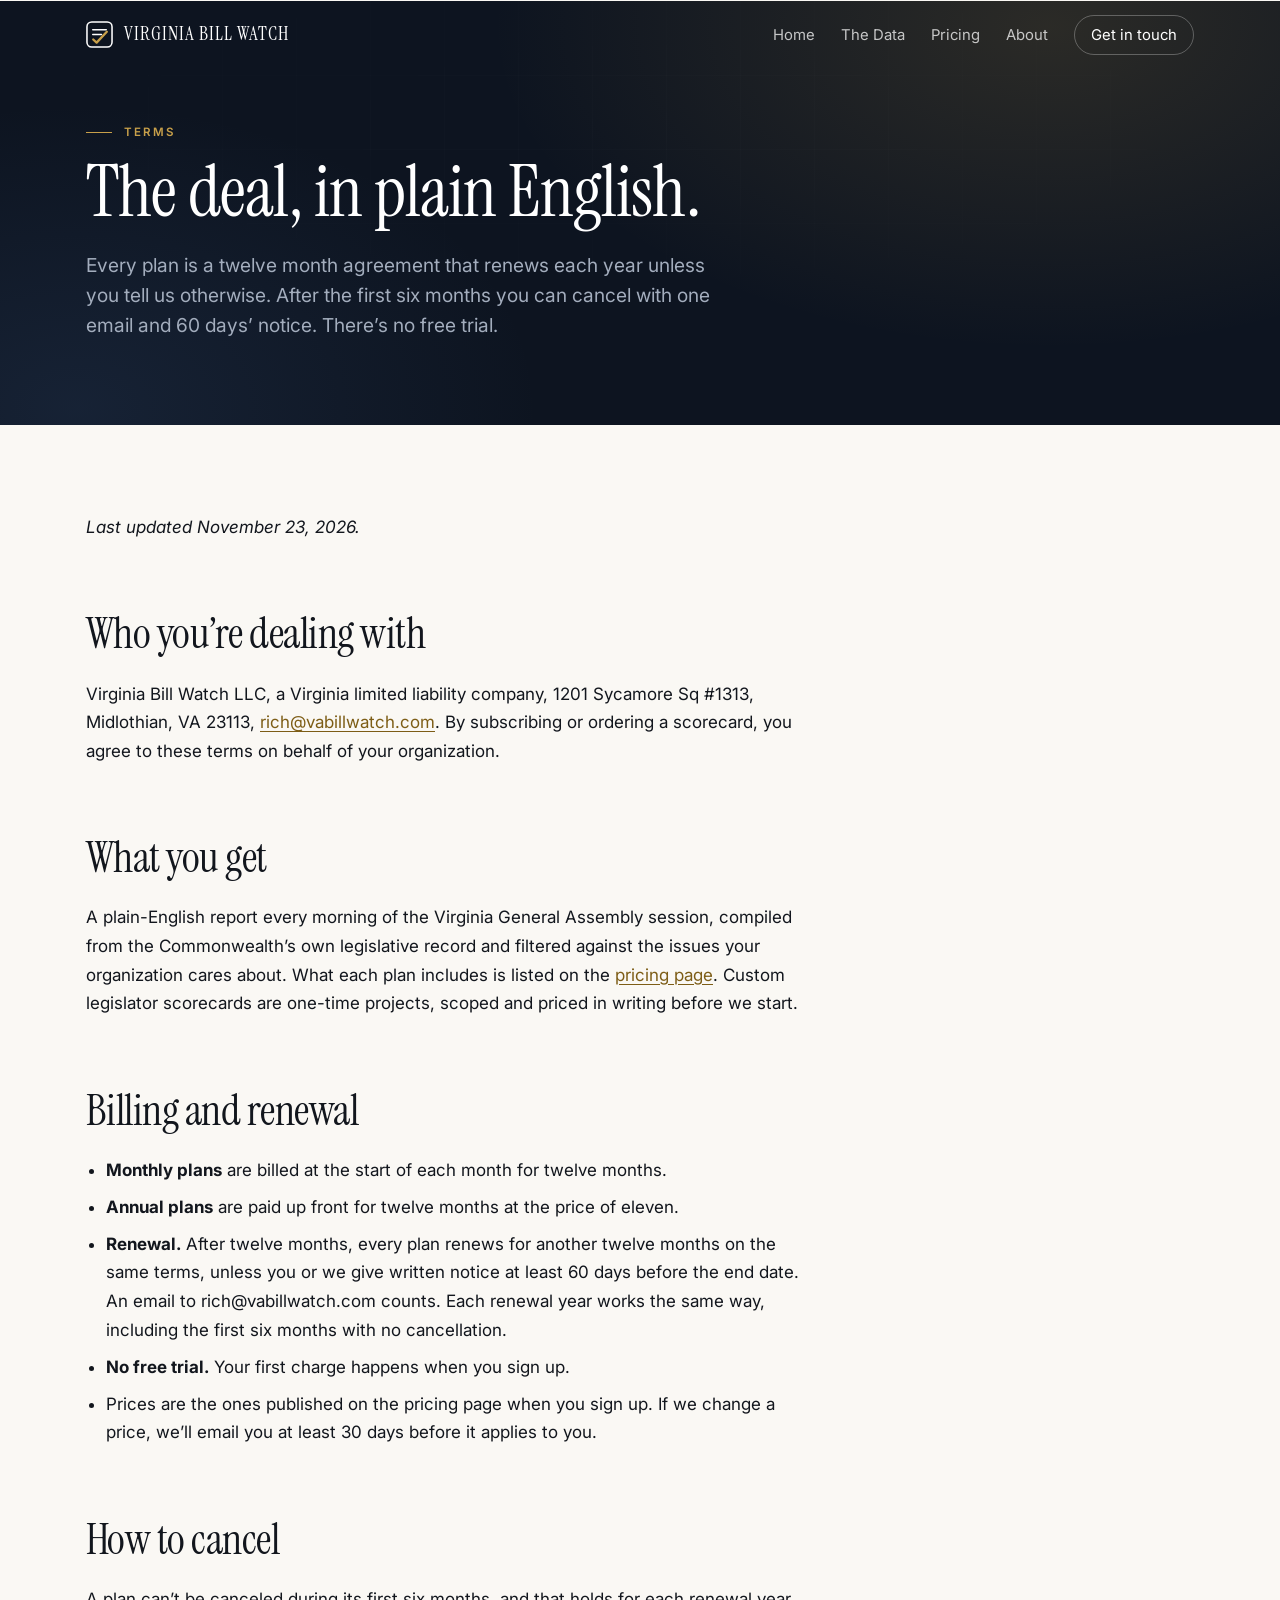
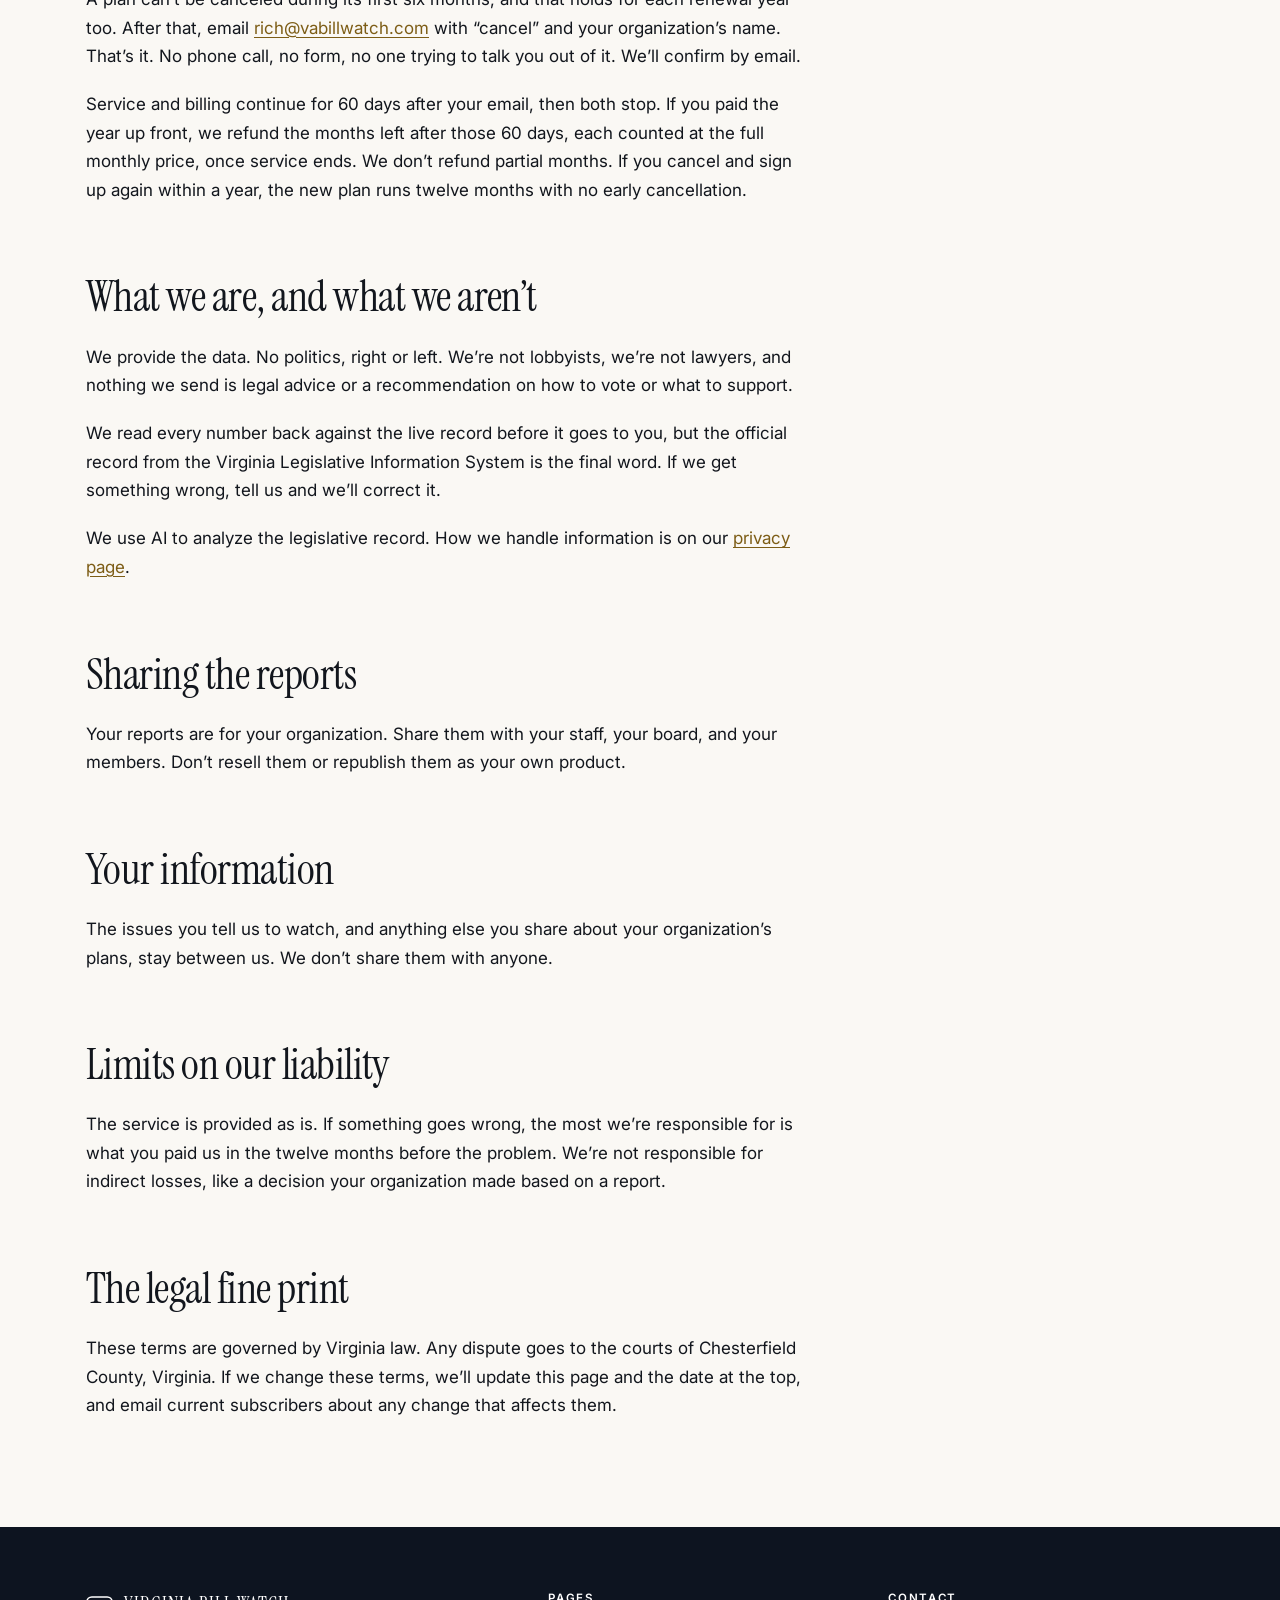
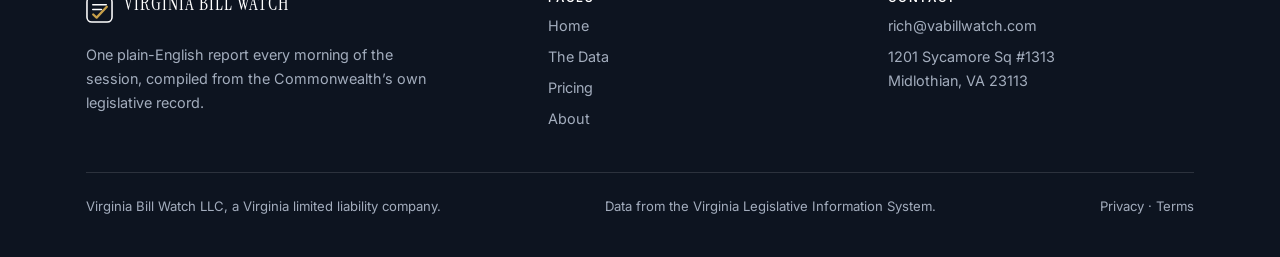
<file: terms.html>
<!DOCTYPE html>
<html lang="en">
<head>
<meta charset="utf-8">
<meta name="viewport" content="width=device-width, initial-scale=1">
<title>Terms | Virginia Bill Watch</title>
<meta name="description" content="Subscription, renewal and cancellation terms for Virginia Bill Watch.">
<link rel="icon" href="data:image/svg+xml,%3Csvg xmlns='http://www.w3.org/2000/svg' viewBox='0 0 28 28'%3E%3Crect width='28' height='28' rx='6' fill='%230d1420'/%3E%3Cpath d='M7.5 14.6 L11.5 18.6 L21 8.6' fill='none' stroke='%23c8a04a' stroke-width='2.8' stroke-linecap='round' stroke-linejoin='round'/%3E%3C/svg%3E">
<link rel="preconnect" href="https://fonts.googleapis.com">
<link rel="preconnect" href="https://fonts.gstatic.com" crossorigin>
<link href="https://fonts.googleapis.com/css2?family=Instrument+Serif:ital@0;1&family=Inter:wght@400;500;600;700&display=swap" rel="stylesheet">
<link rel="stylesheet" href="style.css?v=2">
</head>
<body>

<header class="site-head">
  <div class="wrap">
    <a class="brand" href="index.html">
      <svg width="27" height="27" viewBox="0 0 28 28" aria-hidden="true">
        <rect x="1" y="1" width="26" height="26" rx="5" fill="none" stroke="currentColor" stroke-width="1.6"/>
        <line x1="7" y1="9" x2="21" y2="9" stroke="currentColor" stroke-width="1.6" stroke-linecap="round"/>
        <line x1="7" y1="14" x2="16" y2="14" stroke="currentColor" stroke-width="1.6" stroke-linecap="round"/>
        <path d="M7.5 19.2 L11 22.4 L21.6 11.2" fill="none" stroke="#c8a04a" stroke-width="2.4" stroke-linecap="round" stroke-linejoin="round"/>
      </svg>
      <p class="wordmark">Virginia Bill Watch</p>
    </a>
    <nav class="site-nav" aria-label="Main">
      <a href="index.html">Home</a>
      <a href="data.html">The Data</a>
      <a href="pricing.html">Pricing</a>
      <a href="about.html" class="nav-hide">About</a>
      <a href="mailto:rich@vabillwatch.com" class="nav-cta">Get in touch</a>
    </nav>
  </div>
</header>

<section class="pagehead">
  <div class="wrap">
    <p class="eyebrow" data-reveal style="--d:0">Terms</p>
    <h1 data-reveal style="--d:1">The deal, in plain English.</h1>
    <p class="lede" data-reveal style="--d:2">Every plan is a twelve month agreement that renews each year unless you tell us otherwise. After the first six months you can cancel with one email and 60 days&rsquo; notice. There&rsquo;s no free trial.</p>
  </div>
</section>

<section class="band band--paper">
  <div class="wrap">
    <div class="prose" data-reveal>
      <p><em>Last updated November 23, 2026.</em></p>

      <h2>Who you&rsquo;re dealing with</h2>
      <p>Virginia Bill Watch LLC, a Virginia limited liability company, 1201 Sycamore Sq #1313, Midlothian, VA 23113, <a href="mailto:rich@vabillwatch.com">rich@vabillwatch.com</a>. By subscribing or ordering a scorecard, you agree to these terms on behalf of your organization.</p>

      <h2>What you get</h2>
      <p>A plain-English report every morning of the Virginia General Assembly session, compiled from the Commonwealth&rsquo;s own legislative record and filtered against the issues your organization cares about. What each plan includes is listed on the <a href="pricing.html">pricing page</a>. Custom legislator scorecards are one-time projects, scoped and priced in writing before we start.</p>

      <h2>Billing and renewal</h2>
      <ul>
        <li><strong>Monthly plans</strong> are billed at the start of each month for twelve months.</li>
        <li><strong>Annual plans</strong> are paid up front for twelve months at the price of eleven.</li>
        <li><strong>Renewal.</strong> After twelve months, every plan renews for another twelve months on the same terms, unless you or we give written notice at least 60 days before the end date. An email to rich@vabillwatch.com counts. Each renewal year works the same way, including the first six months with no cancellation.</li>
        <li><strong>No free trial.</strong> Your first charge happens when you sign up.</li>
        <li>Prices are the ones published on the pricing page when you sign up. If we change a price, we&rsquo;ll email you at least 30 days before it applies to you.</li>
      </ul>

      <h2>How to cancel</h2>
      <p>A plan can&rsquo;t be canceled during its first six months, and that holds for each renewal year too. After that, email <a href="mailto:rich@vabillwatch.com">rich@vabillwatch.com</a> with &ldquo;cancel&rdquo; and your organization&rsquo;s name. That&rsquo;s it. No phone call, no form, no one trying to talk you out of it. We&rsquo;ll confirm by email.</p>
      <p>Service and billing continue for 60 days after your email, then both stop. If you paid the year up front, we refund the months left after those 60 days, each counted at the full monthly price, once service ends. We don&rsquo;t refund partial months. If you cancel and sign up again within a year, the new plan runs twelve months with no early cancellation.</p>

      <h2>What we are, and what we aren&rsquo;t</h2>
      <p>We provide the data. No politics, right or left. We&rsquo;re not lobbyists, we&rsquo;re not lawyers, and nothing we send is legal advice or a recommendation on how to vote or what to support.</p>
      <p>We read every number back against the live record before it goes to you, but the official record from the Virginia Legislative Information System is the final word. If we get something wrong, tell us and we&rsquo;ll correct it.</p>
      <p>We use AI to analyze the legislative record. How we handle information is on our <a href="privacy.html">privacy page</a>.</p>

      <h2>Sharing the reports</h2>
      <p>Your reports are for your organization. Share them with your staff, your board, and your members. Don&rsquo;t resell them or republish them as your own product.</p>

      <h2>Your information</h2>
      <p>The issues you tell us to watch, and anything else you share about your organization&rsquo;s plans, stay between us. We don&rsquo;t share them with anyone.</p>

      <h2>Limits on our liability</h2>
      <p>The service is provided as is. If something goes wrong, the most we&rsquo;re responsible for is what you paid us in the twelve months before the problem. We&rsquo;re not responsible for indirect losses, like a decision your organization made based on a report.</p>

      <h2>The legal fine print</h2>
      <p>These terms are governed by Virginia law. Any dispute goes to the courts of Chesterfield County, Virginia. If we change these terms, we&rsquo;ll update this page and the date at the top, and email current subscribers about any change that affects them.</p>
    </div>
  </div>
</section>

<footer class="site-foot">
  <div class="wrap">
    <div class="foot-grid">
      <div>
        <a class="brand" href="index.html">
      <svg width="27" height="27" viewBox="0 0 28 28" aria-hidden="true">
        <rect x="1" y="1" width="26" height="26" rx="5" fill="none" stroke="currentColor" stroke-width="1.6"/>
        <line x1="7" y1="9" x2="21" y2="9" stroke="currentColor" stroke-width="1.6" stroke-linecap="round"/>
        <line x1="7" y1="14" x2="16" y2="14" stroke="currentColor" stroke-width="1.6" stroke-linecap="round"/>
        <path d="M7.5 19.2 L11 22.4 L21.6 11.2" fill="none" stroke="#c8a04a" stroke-width="2.4" stroke-linecap="round" stroke-linejoin="round"/>
      </svg>
          <p class="wordmark">Virginia Bill Watch</p>
        </a>
        <p>One plain-English report every morning of the session, compiled from
        the Commonwealth&rsquo;s own legislative record.</p>
      </div>
      <div>
        <p class="foot-title">Pages</p>
        <div class="foot-nav">
          <a href="index.html">Home</a>
          <a href="data.html">The Data</a>
          <a href="pricing.html">Pricing</a>
          <a href="about.html">About</a>
        </div>
      </div>
      <div>
        <p class="foot-title">Contact</p>
        <p><a href="mailto:rich@vabillwatch.com">rich@vabillwatch.com</a></p>
        <p>1201 Sycamore Sq #1313<br>Midlothian, VA 23113</p>
      </div>
    </div>
    <div class="foot-legal">
      <span>Virginia Bill Watch LLC, a Virginia limited liability company.</span>
      <span>Data from the Virginia Legislative Information System.</span>
      <span><a href="privacy.html">Privacy</a> &middot; <a href="terms.html">Terms</a></span>
    </div>
  </div>
</footer>

<script src="app.js" defer></script>
</body>
</html>
</file>
<file: style.css>
/* Virginia Bill Watch
   Hand-built design system. No frameworks, no templates.
   Ink and parchment, capitol brass, and the roll call in green and red. */

:root {
  /* surfaces */
  --navy:     #0d1420;
  --navy-2:   #131c2a;
  --paper:    #faf8f4;
  --panel:    #ffffff;
  --panel-2:  #f4f1ea;

  /* ink */
  --ink:      #12161d;
  --ink-2:    #333c49;
  --muted:    #5d6672;
  --on-dark:  #eef1f6;
  --muted-d:  #a3adbd;

  /* lines */
  --line:     #e4dfd4;
  --line-2:   #efebe3;
  --line-d:   rgba(255,255,255,0.13);

  /* accent */
  --brass:    #c8a04a;
  --brass-lo: #e9d9ac;
  --brass-ink:#7d5d16;

  /* the vote */
  --yea:      #3a7a5a;
  --nay:      #a8443a;

  --measure:  66ch;
  --maxw:     1160px;
  --r:        14px;
  --r-sm:     8px;
  --ease:     cubic-bezier(.22,.61,.36,1);
  --head-h:   70px;
}

*, *::before, *::after { box-sizing: border-box; }
html { -webkit-text-size-adjust: 100%; scroll-behavior: smooth; }

body {
  margin: 0;
  background: var(--paper);
  color: var(--ink);
  font-family: Inter, -apple-system, BlinkMacSystemFont, "Segoe UI", Helvetica, Arial, sans-serif;
  font-size: 17px;
  line-height: 1.68;
  -webkit-font-smoothing: antialiased;
  text-rendering: optimizeLegibility;
}

.display, h1, h2, h3, .wordmark, .price, .stat b, .step-n, .pledge-quote {
  font-family: "Instrument Serif", "Source Serif 4", Georgia, "Times New Roman", serif;
  font-weight: 400;
  letter-spacing: -0.012em;
}

h1 { font-size: clamp(2.7rem, 6.1vw, 4.5rem); line-height: 1.02; margin: 0 0 0.32em; }
h2 { font-size: clamp(1.95rem, 3.5vw, 2.7rem); line-height: 1.1;  margin: 0 0 0.5em; }
h3 { font-size: 1.34rem; line-height: 1.25; margin: 0 0 0.4em; }

p, ul, ol { max-width: var(--measure); }
p { margin: 0 0 1.15em; }

a { color: var(--brass-ink); text-decoration: underline; text-underline-offset: 3px; text-decoration-thickness: 1px; transition: color .2s var(--ease); }
a:hover { color: var(--ink); }
:focus-visible { outline: 2px solid var(--brass); outline-offset: 3px; border-radius: 3px; }

.wrap { width: 100%; max-width: var(--maxw); margin: 0 auto; padding: 0 26px; }
.narrow { max-width: 760px; }

.eyebrow {
  display: flex; align-items: center; gap: 12px;
  font-family: Inter, sans-serif;
  font-size: 0.72rem; font-weight: 600;
  letter-spacing: 0.17em; text-transform: uppercase;
  color: var(--brass-ink);
  margin: 0 0 1.1em;
}
.eyebrow::before { content: ""; width: 26px; height: 1px; background: var(--brass); flex: none; }
.on-dark .eyebrow, .hero .eyebrow, .pagehead .eyebrow { color: var(--brass); }

.lede { font-size: 1.2rem; line-height: 1.55; color: var(--muted); max-width: 54ch; }
.hero .lede, .pagehead .lede { color: var(--muted-d); }

/* ============ header ============ */

.site-head {
  position: sticky; top: 0; z-index: 60;
  background: transparent;
  border-bottom: 1px solid transparent;
  transition: background .35s var(--ease), border-color .35s var(--ease), box-shadow .35s var(--ease);
}
.site-head .wrap {
  height: var(--head-h);
  display: flex; align-items: center; justify-content: space-between; gap: 20px;
}
.site-head.is-stuck {
  background: rgba(250,248,244,0.88);
  -webkit-backdrop-filter: saturate(180%) blur(12px);
  backdrop-filter: saturate(180%) blur(12px);
  border-bottom-color: var(--line);
  box-shadow: 0 10px 30px -26px rgba(18,22,29,.5);
}

.brand { display: flex; align-items: center; gap: 11px; text-decoration: none; color: #fff; transition: color .35s var(--ease); }
.site-head.is-stuck .brand { color: var(--ink); }
.brand:hover { color: inherit; }
.brand svg { display: block; flex: none; }
.wordmark { margin: 0; font-size: 1.16rem; letter-spacing: 0.055em; text-transform: uppercase; }

.site-nav { display: flex; align-items: center; gap: 26px; font-size: 0.93rem; }
.site-nav a { color: rgba(255,255,255,0.74); text-decoration: none; position: relative; padding: 4px 0; transition: color .25s var(--ease); }
.site-nav a::after {
  content: ""; position: absolute; left: 0; right: 0; bottom: -2px; height: 2px;
  background: var(--brass); transform: scaleX(0); transform-origin: left;
  transition: transform .3s var(--ease);
}
.site-nav a:hover { color: #fff; }
.site-nav a:hover::after, .site-nav a[aria-current="page"]::after { transform: scaleX(1); }
.site-nav a[aria-current="page"] { color: #fff; }
.site-head.is-stuck .site-nav a { color: var(--muted); }
.site-head.is-stuck .site-nav a:hover,
.site-head.is-stuck .site-nav a[aria-current="page"] { color: var(--ink); }
.site-nav .nav-cta {
  border: 1px solid rgba(255,255,255,0.28); border-radius: 100px; padding: 7px 16px; color: #fff;
  transition: background .25s var(--ease), border-color .25s var(--ease), color .25s var(--ease);
}
.site-nav .nav-cta::after { display: none; }
.site-nav .nav-cta:hover { background: var(--brass); border-color: var(--brass); color: #1c1406; }
.site-head.is-stuck .nav-cta { border-color: var(--line); color: var(--ink); }
.site-head.is-stuck .nav-cta:hover { background: var(--ink); border-color: var(--ink); color: var(--paper); }

/* ============ dark bands ============ */

.hero, .pagehead, .band--dark, .site-foot {
  background: var(--navy);
  color: var(--on-dark);
  position: relative;
  overflow: hidden;
}
.hero::before, .pagehead::before, .band--dark::before {
  content: ""; position: absolute; inset: 0; pointer-events: none;
  background:
    radial-gradient(900px 520px at 82% 6%, rgba(200,160,74,0.16), transparent 62%),
    radial-gradient(700px 460px at 6% 96%, rgba(80,120,180,0.14), transparent 66%);
}
.hero::after, .pagehead::after {
  content: ""; position: absolute; inset: 0; pointer-events: none; opacity: .5;
  background-image:
    linear-gradient(rgba(255,255,255,.028) 1px, transparent 1px),
    linear-gradient(90deg, rgba(255,255,255,.028) 1px, transparent 1px);
  background-size: 74px 74px;
  -webkit-mask-image: radial-gradient(80% 70% at 50% 30%, #000, transparent 78%);
  mask-image: radial-gradient(80% 70% at 50% 30%, #000, transparent 78%);
}
.hero .wrap, .pagehead .wrap, .band--dark .wrap { position: relative; z-index: 1; }
.hero h1, .pagehead h1, .band--dark h2 { color: #fff; }

.hero { padding: calc(var(--head-h) + 54px) 0 88px; margin-top: calc(var(--head-h) * -1); }
.pagehead { padding: calc(var(--head-h) + 52px) 0 62px; margin-top: calc(var(--head-h) * -1); }
.pagehead h1 { max-width: 20ch; }

.hero-grid { display: grid; grid-template-columns: 1.02fr 0.98fr; gap: 60px; align-items: center; }
.hero h1 { max-width: 15ch; }

.hero-actions { display: flex; flex-wrap: wrap; gap: 14px; margin: 30px 0 22px; }

.button {
  display: inline-flex; align-items: center; gap: 10px;
  background: var(--brass); color: #1c1406;
  padding: 14px 24px; border-radius: 100px;
  font-size: 0.97rem; font-weight: 600; text-decoration: none;
  border: 1px solid var(--brass);
  transition: transform .25s var(--ease), box-shadow .25s var(--ease), background .25s var(--ease);
}
.button:hover { background: #d9b463; color: #1c1406; transform: translateY(-2px); box-shadow: 0 14px 28px -16px rgba(200,160,74,.75); }
.button svg { transition: transform .25s var(--ease); }
.button:hover svg { transform: translateX(3px); }
.button--ghost { background: transparent; color: #fff; border-color: rgba(255,255,255,0.3); }
.button--ghost:hover { background: rgba(255,255,255,0.08); color: #fff; border-color: rgba(255,255,255,0.55); box-shadow: none; }
.button--ink { background: var(--ink); border-color: var(--ink); color: var(--paper); }
.button--ink:hover { background: var(--brass-ink); border-color: var(--brass-ink); color: #fff; box-shadow: 0 14px 28px -18px rgba(18,22,29,.8); }

.countdown {
  font-size: 0.9rem; color: var(--muted-d);
  display: flex; align-items: center; gap: 10px; flex-wrap: wrap;
}
.countdown .dot { width: 7px; height: 7px; border-radius: 50%; background: var(--brass); flex: none; box-shadow: 0 0 0 4px rgba(200,160,74,.18); }
.countdown b { color: #fff; font-weight: 600; font-variant-numeric: tabular-nums; }
.countdown-days::before { content: "\00B7"; margin-right: 8px; opacity: .55; }

.countdown--big { margin-top: 30px; align-items: center; }
.countdown--big .countdown-days { display: flex; align-items: center; gap: 12px; flex-wrap: wrap; }
.countdown--big .countdown-days::before { display: none; }
.tick-cell { display: flex; flex-direction: column; align-items: center; min-width: 2.1em; }
.tick-cell b {
  font-family: "Instrument Serif", "Source Serif 4", Georgia, "Times New Roman", serif;
  font-weight: 400; font-size: clamp(2rem, 3.4vw, 2.9rem); line-height: 1;
}
.tick-cell i { font-style: normal; font-size: 0.64rem; letter-spacing: 0.1em; text-transform: uppercase; color: var(--muted-d); margin-top: 5px; }
.tick-sep { color: var(--brass); opacity: 0.55; font-size: 1.5rem; align-self: flex-start; line-height: 1.6; }
.countdown--big .tick-caption { font-size: 0.88rem; line-height: 1.45; margin-left: 6px; }

/* ============ the vote card (signature) ============ */

.votecard {
  background: rgba(255,255,255,0.045);
  border: 1px solid var(--line-d);
  border-radius: var(--r);
  padding: 24px 24px 20px;
  -webkit-backdrop-filter: blur(8px); backdrop-filter: blur(8px);
  box-shadow: 0 40px 80px -50px rgba(0,0,0,.9);
}
.votecard-head { display: flex; justify-content: space-between; align-items: baseline; gap: 14px; border-bottom: 1px solid var(--line-d); padding-bottom: 13px; margin-bottom: 20px; }
.votecard-head strong { font-size: 0.98rem; color: #fff; font-weight: 600; white-space: nowrap; }
.votecard-head span { font-size: 0.76rem; color: var(--muted-d); letter-spacing: .04em; }

.vote-block + .vote-block { margin-top: 22px; padding-top: 20px; border-top: 1px solid var(--line-d); }
.vote-block .vb-top { display: flex; justify-content: space-between; align-items: baseline; gap: 12px; margin-bottom: 11px; }
.vote-block .vb-where { font-size: 0.82rem; color: var(--muted-d); }
.vote-block .vb-tally { font-size: 1.04rem; font-weight: 600; color: #fff; font-variant-numeric: tabular-nums; letter-spacing: .01em; }
.vote-block.is-decisive .vb-tally { color: var(--brass); }

.wall { --sq: 20px; display: grid; gap: 3px; width: -moz-fit-content; width: fit-content; }
.wall i {
  display: block; width: var(--sq); height: var(--sq); border-radius: 2px;
  opacity: 0; transform: scale(.55);
  transition: opacity .32s var(--ease), transform .32s var(--ease);
  transition-delay: calc(var(--i, 0) * 9ms);
}
.wall.is-in i { opacity: 1; transform: none; }
.wall i.y { background: #45936d; }
.wall i.n { background: #c2564a; }
.wall i.o { background: rgba(255,255,255,0.16); }
.wall--big   { grid-template-columns: repeat(14, var(--sq)); }
.wall--small { grid-template-columns: repeat(15, var(--sq)); }

.vote-note { font-size: 0.83rem; color: var(--muted-d); margin: 16px 0 0; max-width: none; line-height: 1.55; }
.vote-note b { color: var(--brass); font-weight: 600; }

.vote-key { display: flex; gap: 16px; flex-wrap: wrap; font-size: 0.74rem; color: var(--muted-d); margin-top: 14px; letter-spacing: .02em; }
.vote-key span { display: flex; align-items: center; gap: 6px; }
.vote-key i { width: 9px; height: 9px; border-radius: 2px; display: block; }

/* ============ bands + sections ============ */

.band { padding: 88px 0; }
.band--paper { background: var(--paper); }
.band--panel { background: var(--panel-2); }
.band--dark { padding: 84px 0; }
.band--tight { padding: 64px 0; }
.band + .band--paper { border-top: 1px solid var(--line); }

.section-head { max-width: 44ch; margin-bottom: 44px; }
.section-head p { color: var(--muted); font-size: 1.06rem; }

/* ============ stats ============ */

.stats {
  display: grid; grid-template-columns: repeat(auto-fit, minmax(200px, 1fr));
  gap: 1px; background: var(--line);
  border: 1px solid var(--line); border-radius: var(--r); overflow: hidden;
}
.stat { background: var(--panel); padding: 26px 24px 24px; }
.stat b { display: block; font-size: 2.7rem; line-height: 1; font-variant-numeric: tabular-nums; color: var(--ink); }
.stat span { display: block; font-size: 0.87rem; color: var(--muted); margin-top: 9px; line-height: 1.45; }
.band--dark .stats, .hero .stats { background: var(--line-d); border-color: var(--line-d); }
.band--dark .stat, .hero .stat { background: rgba(255,255,255,0.035); }
.band--dark .stat b, .hero .stat b { color: #fff; }
.band--dark .stat span, .hero .stat span { color: var(--muted-d); }

/* ============ the ledger ============ */

.ledger {
  background: var(--panel); border: 1px solid var(--line);
  border-radius: var(--r); overflow: hidden;
  box-shadow: 0 30px 60px -50px rgba(18,22,29,.6);
}
.ledger-head {
  display: flex; flex-wrap: wrap; justify-content: space-between; align-items: baseline; gap: 8px 20px;
  padding: 20px 24px; border-bottom: 1px solid var(--line); background: linear-gradient(var(--panel), var(--panel-2));
}
.ledger-head strong { font-size: 1.04rem; }
.ledger-head span { font-size: 0.83rem; color: var(--muted); }

.lrow {
  display: grid; grid-template-columns: 76px minmax(190px, 250px) 1fr 176px; gap: 20px;
  align-items: center; padding: 15px 24px;
  border-bottom: 1px solid var(--line-2);
  transition: background .25s var(--ease);
}
.lrow:last-of-type { border-bottom: 0; }
.lrow--novote { grid-template-columns: 76px minmax(190px, 250px) 1fr; }
.lrow:hover { background: #fcfaf5; }
.lrow .l-date { font-size: 0.85rem; color: var(--muted); font-variant-numeric: tabular-nums; white-space: nowrap; }
.lrow .l-where { font-size: 0.93rem; font-weight: 500; }
.lrow .l-what { font-size: 0.89rem; color: var(--muted); }
.lrow .l-vote { display: flex; align-items: center; gap: 11px; justify-content: flex-end; }
.l-num { font-size: 0.88rem; font-weight: 600; font-variant-numeric: tabular-nums; white-space: nowrap; }
.bar { width: 92px; height: 7px; border-radius: 4px; background: var(--line-2); display: flex; overflow: hidden; flex: none; }
.bar i { display: block; height: 100%; width: 0; transition: width .9s var(--ease); }
.bar.is-in i { width: var(--w); }
.bar .y { background: var(--yea); }
.bar .n { background: var(--nay); }

.lrow.is-decisive { background: #fdf7ea; box-shadow: inset 3px 0 0 var(--brass); }
.lrow.is-decisive:hover { background: #fcf3df; }
.lrow.is-decisive .l-where { color: var(--brass-ink); }
.lrow.is-decisive .l-num { color: var(--brass-ink); }
.l-flag {
  display: inline-block; margin-left: 8px; font-size: 0.66rem; font-weight: 600;
  letter-spacing: .1em; text-transform: uppercase; color: var(--brass-ink);
  border: 1px solid var(--brass-lo); border-radius: 100px; padding: 2px 8px; background: #fff;
}
.ledger-note {
  font-size: 0.88rem; color: var(--muted); max-width: none;
  border-top: 1px solid var(--line); padding: 18px 24px; margin: 0; background: var(--panel-2);
}

/* ============ steps ============ */

.steps { display: grid; grid-template-columns: repeat(auto-fit, minmax(260px, 1fr)); gap: 26px; }
.step { border-top: 2px solid var(--ink); padding-top: 20px; }
.step:nth-child(2) { border-top-color: var(--brass); }
.step-n { display: block; font-size: 2rem; color: var(--brass-ink); line-height: 1; margin-bottom: 12px; font-variant-numeric: tabular-nums; }
.step p { font-size: 0.97rem; color: var(--muted); margin-bottom: 0; }

/* ============ tiers ============ */

.tiers { display: grid; grid-template-columns: repeat(auto-fit, minmax(268px, 1fr)); gap: 24px; align-items: start; }
.tier {
  background: var(--panel); border: 1px solid var(--line); border-radius: var(--r);
  padding: 30px 28px; position: relative;
  transition: transform .4s var(--ease), box-shadow .4s var(--ease), border-color .4s var(--ease);
}
.tier:hover { transform: translateY(-5px); box-shadow: 0 26px 54px -34px rgba(18,22,29,.5); border-color: #d9d1c1; }
.tier h3 { margin-top: 0; }
.tier .price { display: block; font-size: 2.5rem; line-height: 1; font-variant-numeric: tabular-nums; margin: 6px 0 3px; }
.tier .per { display: block; font-size: 0.85rem; color: var(--muted); margin-bottom: 20px; }
.tier ul { list-style: none; margin: 0; padding: 0; font-size: 0.95rem; }
.tier li { position: relative; padding-left: 22px; margin-bottom: 0.7em; line-height: 1.55; }
.tier li::before {
  content: ""; position: absolute; left: 2px; top: 0.62em;
  width: 7px; height: 7px; background: var(--brass); transform: rotate(45deg); border-radius: 1px;
}
.tier.feature { border-color: var(--brass); box-shadow: 0 20px 46px -34px rgba(200,160,74,.85); }
.tier.feature::before {
  content: "Most complete"; position: absolute; top: -11px; left: 28px;
  background: var(--brass); color: #1c1406;
  font-family: Inter, sans-serif; font-size: 0.66rem; font-weight: 700;
  letter-spacing: .12em; text-transform: uppercase;
  padding: 4px 11px; border-radius: 100px;
}

/* ============ pledge ============ */

.pledge-quote {
  font-size: clamp(1.9rem, 3.9vw, 2.9rem); line-height: 1.16; color: #fff;
  max-width: 20ch; margin: 0 0 0.5em;
}
.band--dark .pledge-body { color: var(--muted-d); max-width: 58ch; }
.band--dark .pledge-body a { color: var(--brass); }
.pledge-grid { display: grid; grid-template-columns: 1.1fr 1fr; gap: 56px; align-items: center; }
.pledge-rule { width: 44px; height: 2px; background: var(--brass); margin-bottom: 26px; }

/* light-page pledge block */
.pledge {
  border-left: 3px solid var(--brass);
  padding: 6px 0 6px 24px; margin: 30px 0;
}
.pledge p { font-family: "Instrument Serif", Georgia, serif; font-size: 1.5rem; line-height: 1.3; margin-bottom: 0; }

/* ============ panels + tables (interior pages) ============ */

.panel { background: var(--panel); border: 1px solid var(--line); border-radius: var(--r); padding: 24px 26px 20px; margin: 34px 0; box-shadow: 0 26px 54px -50px rgba(18,22,29,.55); }
.panel-head { display: flex; flex-wrap: wrap; justify-content: space-between; align-items: baseline; gap: 8px 20px; border-bottom: 1px solid var(--line); padding-bottom: 13px; margin-bottom: 6px; }
.panel-head strong { font-size: 1.04rem; }
.panel-head span { font-size: 0.83rem; color: var(--muted); }
.panel p { max-width: none; }
.panel .note { font-size: 0.88rem; color: var(--muted); border-top: 1px solid var(--line-2); padding-top: 15px; margin: 16px 0 0; }

table { width: 100%; border-collapse: collapse; font-size: 0.91rem; }
thead th {
  text-align: left; font-weight: 600; font-size: 0.72rem;
  letter-spacing: 0.1em; text-transform: uppercase; color: var(--muted);
  padding: 14px 12px 9px 0; border-bottom: 1px solid var(--line); white-space: nowrap;
}
tbody td { padding: 11px 12px 11px 0; border-bottom: 1px solid var(--line-2); vertical-align: top; }
tbody tr:last-child td { border-bottom: 0; }
td.num { font-variant-numeric: tabular-nums; white-space: nowrap; }
tr.decisive td { background: #fdf7ea; }
tr.decisive td:first-child { box-shadow: inset 3px 0 0 var(--brass); }
.tablescroll { overflow-x: auto; }

.prose h2 { margin-top: 1.6em; }
.prose h2:first-child { margin-top: 0; }
.prose ul { padding-left: 1.15em; }
.prose li { margin-bottom: 0.5em; }
.rule { border: 0; border-top: 1px solid var(--line); margin: 56px 0; }

/* ============ bio ============ */

.bio { display: grid; grid-template-columns: 210px 1fr; gap: 38px; align-items: start; margin: 34px 0; }
.bio img { width: 100%; height: auto; border-radius: var(--r-sm); display: block; }
.portrait-slot {
  aspect-ratio: 4 / 5; border: 1px dashed var(--line); border-radius: var(--r-sm);
  display: flex; align-items: center; justify-content: center; text-align: center;
  font-size: 0.8rem; color: var(--muted); padding: 14px; background: var(--panel);
}

/* ============ cta ============ */

.cta-band { background: var(--panel); border: 1px solid var(--line); border-radius: var(--r); padding: 40px; display: grid; grid-template-columns: 1fr auto; gap: 30px; align-items: center; box-shadow: 0 30px 60px -52px rgba(18,22,29,.6); }
.cta-band h2 { margin-bottom: 0.25em; font-size: clamp(1.6rem, 2.6vw, 2.1rem); }
.cta-band p { color: var(--muted); margin-bottom: 0; max-width: 52ch; }

/* ============ footer ============ */

.site-foot { padding: 62px 0 40px; font-size: 0.9rem; color: var(--muted-d); }
.foot-grid { display: grid; grid-template-columns: 1.4fr 1fr 1fr; gap: 34px; position: relative; z-index: 1; }
.site-foot .brand { color: #fff; margin-bottom: 14px; }
.site-foot p { margin: 0 0 0.45em; max-width: 40ch; }
.site-foot a { color: var(--muted-d); text-decoration: none; }
.site-foot a:hover { color: var(--brass); text-decoration: underline; text-underline-offset: 3px; }
.foot-title { font-size: 0.72rem; letter-spacing: .15em; text-transform: uppercase; color: #fff; font-weight: 600; margin-bottom: 12px; }
.foot-nav { display: flex; flex-direction: column; gap: 7px; }
.foot-legal { border-top: 1px solid var(--line-d); margin-top: 40px; padding-top: 22px; font-size: 0.82rem; position: relative; z-index: 1; display: flex; flex-wrap: wrap; gap: 8px 28px; justify-content: space-between; }

/* ============ motion ============ */

[data-reveal] { opacity: 0; transform: translateY(18px); }
[data-reveal].is-in {
  opacity: 1; transform: none;
  transition: opacity .75s var(--ease), transform .75s var(--ease);
  transition-delay: calc(var(--d, 0) * 90ms);
}

/* ============ responsive ============ */

@media (max-width: 940px) {
  .hero-grid { grid-template-columns: 1fr; gap: 44px; }
  .pledge-grid { grid-template-columns: 1fr; gap: 30px; }
  .foot-grid { grid-template-columns: 1fr 1fr; }
  .cta-band { grid-template-columns: 1fr; }
  .lrow { grid-template-columns: 68px 1fr 150px; }
  .lrow .l-what { grid-column: 2 / -1; margin-top: -4px; }
}

@media (max-width: 720px) {
  body { font-size: 16px; }
  .site-nav { gap: 16px; font-size: 0.88rem; }
  .site-nav .nav-cta { display: none; }
  .hero { padding: calc(var(--head-h) + 34px) 0 62px; }
  .band { padding: 62px 0; }
  .band--dark { padding: 58px 0; }
  .hero h1 { max-width: none; }
  .wall { --sq: 14px; }
  .lrow { grid-template-columns: 1fr auto; gap: 4px 14px; padding: 14px 18px; }
  .lrow .l-date { grid-column: 1; }
  .lrow .l-vote { grid-row: 1 / span 1; grid-column: 2; }
  .lrow .l-where { grid-column: 1 / -1; }
  .lrow .l-what { grid-column: 1 / -1; margin-top: 0; }
  .ledger-head, .ledger-note { padding-left: 18px; padding-right: 18px; }
  .bio { grid-template-columns: 1fr; }
  .bio > div:first-child { max-width: 190px; }
  .foot-grid { grid-template-columns: 1fr; gap: 26px; }
  .cta-band { padding: 28px 24px; }
  .stat b { font-size: 2.3rem; }
}

@media (prefers-reduced-motion: reduce) {
  html { scroll-behavior: auto; }
  *, *::before, *::after { animation-duration: .001ms !important; transition-duration: .001ms !important; }
  [data-reveal] { opacity: 1; transform: none; }
  .wall i { opacity: 1; transform: none; }
  .bar i { width: var(--w); }
}

/* ---- small phones: the header goes to two rows so the wordmark stays whole ---- */
@media (max-width: 580px) {
  :root { --head-h: 104px; }
  .site-head .wrap { height: auto; flex-wrap: wrap; padding: 13px 26px 9px; gap: 9px; }
  .brand { width: 100%; }
  .wordmark { font-size: 1.02rem; white-space: nowrap; }
  .site-nav { width: 100%; justify-content: space-between; gap: 0; font-size: 0.86rem; }
  .site-nav a { white-space: nowrap; }
  h1 { font-size: 2.4rem; }
  h2 { font-size: 1.7rem; }
  .lede { font-size: 1.05rem; }
  .hero-actions { flex-direction: column; align-items: stretch; }
  .hero-actions .button { justify-content: center; }
  .countdown { display: grid; gap: 3px; }
  .countdown-days::before { display: none; }
  .countdown .dot { display: none; }
  .votecard { padding: 20px 18px 16px; }
  .votecard-head { flex-direction: column; gap: 3px; }
  .step-n { font-size: 1.7rem; }
  .eyebrow { font-size: 0.68rem; letter-spacing: 0.12em; }
  .eyebrow::before { display: none; }
}

/* ============ scorecard price ladder + the comparison ============ */

.block-label {
  font-family: Inter, sans-serif; font-size: 0.7rem; font-weight: 700;
  letter-spacing: 0.13em; text-transform: uppercase; color: var(--muted);
  text-align: center; margin: 0 0 16px;
}

.block-note {
  text-align: center; font-size: 0.92rem; color: var(--muted);
  margin: 0 0 18px;
}

.ladder {
  display: grid; grid-template-columns: repeat(auto-fit, minmax(212px, 1fr));
  gap: 1px; background: var(--line);
  border: 1px solid var(--line); border-radius: var(--r); overflow: hidden;
}
.lad { background: var(--panel); padding: 28px 22px 26px; text-align: center; }
.lad b {
  display: block;
  font-family: "Instrument Serif", "Source Serif 4", Georgia, "Times New Roman", serif;
  font-weight: 400; letter-spacing: -0.012em;
  font-size: 2.5rem; line-height: 1; color: var(--ink);
  font-variant-numeric: tabular-nums;
}
.lad em {
  display: block; font-style: normal;
  font-family: Inter, sans-serif; font-size: 0.7rem; font-weight: 700;
  letter-spacing: 0.11em; text-transform: uppercase; color: var(--brass);
  margin: 11px 0 9px;
}
.lad span { display: block; font-size: 0.87rem; color: var(--muted); line-height: 1.5; }

.lad-foot {
  text-align: center; font-size: 0.92rem; color: var(--muted);
  margin: 15px 0 0;
}

.vs {
  margin-top: 40px; background: var(--panel);
  border: 1px solid var(--line); border-radius: var(--r);
  padding: 28px 28px 24px;
  box-shadow: 0 30px 60px -50px rgba(18,22,29,.6);
}
.vs-title {
  font-family: Inter, sans-serif; font-size: 0.7rem; font-weight: 700;
  letter-spacing: 0.13em; text-transform: uppercase; color: var(--muted);
  margin: 0 0 20px;
}
.vs-row { margin-bottom: 20px; }
.vs-row:last-of-type { margin-bottom: 0; }
.vs-side {
  display: flex; align-items: baseline; justify-content: space-between;
  gap: 8px 18px; flex-wrap: wrap; margin-bottom: 10px;
}
.vs-who { font-size: 0.95rem; font-weight: 600; color: var(--ink); }
.vs-tag {
  display: inline-block; vertical-align: 2px;
  font-family: Inter, sans-serif; font-size: 0.6rem; font-weight: 700;
  letter-spacing: 0.12em; text-transform: uppercase;
  padding: 3px 9px; border-radius: 100px; margin-left: 7px;
}
.vs-tag--ours { background: var(--brass); color: #1c1406; }
.vs-tag--theirs { background: transparent; color: var(--muted); border: 1px solid var(--line); }
.vs-amt {
  font-family: "Instrument Serif", "Source Serif 4", Georgia, "Times New Roman", serif;
  font-weight: 400; font-size: 1.55rem; line-height: 1;
  font-variant-numeric: tabular-nums; color: var(--ink); white-space: nowrap;
}
.vs-amt--theirs { color: var(--muted); }
.vs-track {
  height: 13px; border-radius: 100px; overflow: hidden;
  background: rgba(18,22,29,0.06);
}
.vs-bar { display: block; height: 100%; width: var(--w); border-radius: 100px; }
.vs-bar--ours { background: var(--brass); }
.vs-bar--theirs { background: rgba(18,22,29,0.24); }
.vs-note {
  font-size: 0.86rem; color: var(--muted); line-height: 1.55;
  margin: 20px 0 0; padding-top: 17px; border-top: 1px solid var(--line);
}

@media (max-width: 580px) {
  .lad b { font-size: 2.1rem; }
  .vs { padding: 22px 19px 20px; }
  .vs-amt { font-size: 1.3rem; }
}
</file>
